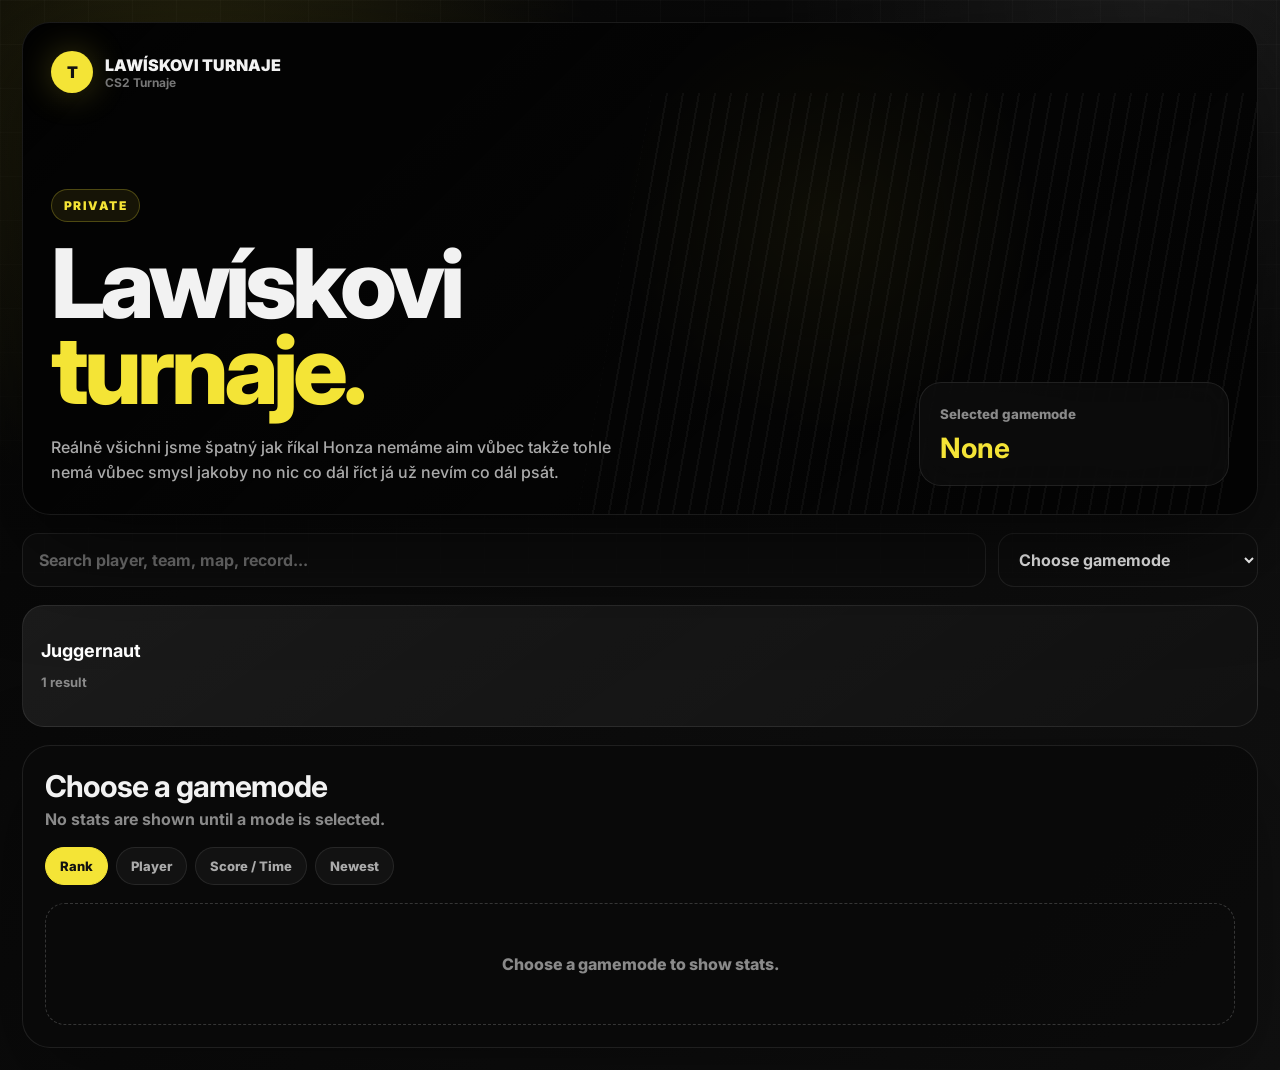
<file: index.html>
<!DOCTYPE html>
<html lang="en">
<head>
<meta charset="UTF-8" />
<meta name="viewport" content="width=device-width, initial-scale=1.0" />
<title>CS2 Tournament Stats</title>

<link rel="preconnect" href="https://fonts.googleapis.com">
<link rel="preconnect" href="https://fonts.gstatic.com" crossorigin>
<link href="https://fonts.googleapis.com/css2?family=Inter:wght@400;500;600;700;800;900&display=swap" rel="stylesheet">

<style>
*{
  box-sizing:border-box;
  margin:0;
  padding:0;
}

:root{
  --bg:#050505;
  --panel:#0d0d0d;
  --panel2:#141414;
  --line:rgba(255,255,255,.09);
  --text:#f2f2f2;
  --muted:#8a8a8a;
  --yellow:#f4e436;
  --yellow2:#b7a900;
}

body{
  min-height:100vh;
  font-family:"Inter",Arial,sans-serif;
  color:var(--text);
  background:
    radial-gradient(circle at 15% 10%,rgba(244,228,54,.14),transparent 28%),
    radial-gradient(circle at 90% 0%,rgba(255,255,255,.07),transparent 24%),
    linear-gradient(135deg,#050505,#111);
  padding:22px;
}

body:before{
  content:"";
  position:fixed;
  inset:0;
  pointer-events:none;
  background:
    linear-gradient(rgba(255,255,255,.025) 1px,transparent 1px),
    linear-gradient(90deg,rgba(255,255,255,.025) 1px,transparent 1px);
  background-size:44px 44px;
  mask-image:linear-gradient(to bottom,#000,transparent 85%);
}

.app{
  max-width:1240px;
  margin:auto;
}

.header{
  min-height:430px;
  border:1px solid var(--line);
  border-radius:28px;
  background:
    linear-gradient(135deg,rgba(0,0,0,.88),rgba(0,0,0,.45)),
    radial-gradient(circle at 65% 40%,rgba(244,228,54,.13),transparent 25%),
    linear-gradient(135deg,#111,#050505);
  overflow:hidden;
  position:relative;
  padding:28px;
  box-shadow:0 35px 100px rgba(0,0,0,.55);
}

.header:before{
  content:"";
  position:absolute;
  inset:70px 0 0 48%;
  background:repeating-linear-gradient(
    90deg,
    transparent 0 14px,
    rgba(255,255,255,.055) 14px 16px
  );
  transform:skewX(-10deg);
  opacity:.7;
}

.nav{
  position:relative;
  z-index:2;
  display:flex;
  justify-content:space-between;
  align-items:center;
  gap:20px;
}

.brand{
  display:flex;
  align-items:center;
  gap:12px;
  font-weight:900;
}

.mark{
  width:42px;
  height:42px;
  border-radius:50%;
  background:var(--yellow);
  color:#111;
  display:grid;
  place-items:center;
  font-weight:900;
  box-shadow:0 0 35px rgba(244,228,54,.25);
}

.nav-links{
  display:flex;
  gap:8px;
  background:rgba(255,255,255,.04);
  border:1px solid var(--line);
  border-radius:999px;
  padding:6px;
  backdrop-filter:blur(16px);
}

.nav-links span{
  color:#bdbdbd;
  font-size:13px;
  font-weight:700;
  padding:9px 13px;
  border-radius:999px;
}

.nav-links span.active{
  color:#111;
  background:var(--yellow);
}

.hero{
  position:relative;
  z-index:2;
  max-width:780px;
  margin-top:96px;
}

.badge{
  display:inline-flex;
  align-items:center;
  gap:8px;
  color:var(--yellow);
  border:1px solid rgba(244,228,54,.25);
  background:rgba(244,228,54,.08);
  border-radius:999px;
  padding:8px 12px;
  font-size:12px;
  font-weight:900;
  text-transform:uppercase;
  letter-spacing:.12em;
}

h1{
  margin-top:18px;
  font-size:clamp(48px,8vw,96px);
  line-height:.9;
  letter-spacing:-5px;
  font-weight:800;
}

h1 span{
  color:var(--yellow);
}

.hero p{
  margin-top:22px;
  max-width:560px;
  color:#aaa;
  line-height:1.6;
  font-size:16px;
  font-weight:500;
}

.float-card{
  position:absolute;
  right:28px;
  bottom:28px;
  width:310px;
  padding:20px;
  border:1px solid var(--line);
  border-radius:22px;
  background:rgba(15,15,15,.72);
  backdrop-filter:blur(18px);
  z-index:3;
}

.float-card small{
  color:var(--muted);
  font-weight:800;
}

.float-card strong{
  display:block;
  margin-top:8px;
  font-size:28px;
  color:var(--yellow);
}

.controls{
  margin:18px 0;
  display:grid;
  grid-template-columns:1fr 260px;
  gap:12px;
}

input,select{
  width:100%;
  background:rgba(15,15,15,.86);
  border:1px solid var(--line);
  color:#fff;
  border-radius:16px;
  padding:15px 16px;
  font:inherit;
  font-weight:700;
  outline:none;
}

input:focus,select:focus{
  border-color:rgba(244,228,54,.55);
}

.mode-picker{
  display:grid;
  grid-template-columns:repeat(auto-fit,minmax(190px,1fr));
  gap:12px;
  margin-bottom:18px;
}

.mode-btn{
  min-height:122px;
  cursor:pointer;
  text-align:left;
  color:#fff;
  border:1px solid var(--line);
  border-radius:22px;
  padding:18px;
  background:
    linear-gradient(145deg,rgba(255,255,255,.06),rgba(255,255,255,.015)),
    #0d0d0d;
  font:inherit;
  transition:.18s ease;
}

.mode-btn:hover{
  transform:translateY(-3px);
  border-color:rgba(244,228,54,.4);
}

.mode-btn.active{
  border-color:var(--yellow);
  background:
    radial-gradient(circle at top right,rgba(244,228,54,.22),transparent 45%),
    #111;
}

.mode-btn b{
  display:block;
  font-size:18px;
  margin-bottom:10px;
}

.mode-btn span{
  color:var(--muted);
  font-size:13px;
  font-weight:700;
}

.board{
  border:1px solid var(--line);
  border-radius:28px;
  background:rgba(10,10,10,.88);
  padding:22px;
  box-shadow:0 30px 90px rgba(0,0,0,.35);
}

.board-head{
  display:flex;
  justify-content:space-between;
  align-items:end;
  gap:16px;
  margin-bottom:18px;
}

.board-head h2{
  font-size:30px;
  letter-spacing:-1px;
}

.board-head p{
  color:var(--muted);
  font-weight:700;
  margin-top:5px;
}

.sorts{
  display:flex;
  gap:8px;
  flex-wrap:wrap;
  margin-bottom:18px;
}

.sorts button{
  border:1px solid var(--line);
  background:#121212;
  color:#aaa;
  border-radius:999px;
  padding:10px 14px;
  font:inherit;
  font-size:13px;
  font-weight:800;
  cursor:pointer;
}

.sorts button.active{
  background:var(--yellow);
  color:#111;
  border-color:var(--yellow);
}

.grid{
  display:grid;
  grid-template-columns:repeat(auto-fill,minmax(255px,1fr));
  gap:12px;
}

.player-card{
  display:none;
  background:
    linear-gradient(145deg,rgba(255,255,255,.055),rgba(255,255,255,.02)),
    #101010;
  border:1px solid var(--line);
  border-radius:22px;
  padding:18px;
}

.player-card.show{
  display:block;
}

.card-top{
  display:flex;
  justify-content:space-between;
  gap:12px;
  margin-bottom:18px;
}

.player{
  font-size:22px;
  font-weight:900;
  letter-spacing:-.5px;
}

.team{
  color:var(--muted);
  font-size:13px;
  font-weight:700;
  margin-top:4px;
}

.rank{
  color:var(--yellow);
  font-size:26px;
  font-weight:900;
}

.main-stat{
  background:#080808;
  border:1px solid var(--line);
  border-radius:17px;
  padding:15px;
  margin-bottom:12px;
}

.main-stat small,.meta small{
  display:block;
  color:var(--muted);
  font-size:12px;
  font-weight:800;
  margin-bottom:6px;
}

.main-stat strong{
  color:var(--yellow);
  font-size:28px;
  font-weight:900;
}

.meta{
  display:grid;
  grid-template-columns:1fr 1fr;
  gap:8px;
}

.meta div{
  background:#0a0a0a;
  border:1px solid rgba(255,255,255,.06);
  border-radius:14px;
  padding:11px;
}

.meta b{
  font-size:13px;
}

.valid{color:#8aff7a}
.pending{color:var(--yellow)}
.lost,.invalid{color:#ff5d5d}

.empty{
  display:none;
  text-align:center;
  color:var(--muted);
  font-weight:800;
  border:1px dashed rgba(255,255,255,.18);
  border-radius:20px;
  padding:50px 16px;
}

.empty.show{
  display:block;
}

@media(max-width:850px){
  body{padding:12px}
  .header{min-height:auto;padding:22px}
  .nav{align-items:flex-start;flex-direction:column}
  .nav-links{width:100%;overflow:auto}
  .hero{margin-top:54px}
  h1{letter-spacing:-3px}
  .float-card{
    position:relative;
    right:auto;
    bottom:auto;
    width:100%;
    margin-top:32px;
  }
  .controls{grid-template-columns:1fr}
  .board-head{align-items:flex-start;flex-direction:column}
}
</style>
</head>

<body>

<div class="app">

  <header class="header">
    <nav class="nav">
      <div class="brand">
        <div class="mark">T</div>
        <div>
          LAWÍSKOVI TURNAJE
          <div style="color:#777;font-size:12px;font-weight:700;">CS2 Turnaje</div>
        </div>
      </div>
    </nav>

    <section class="hero">
      <div class="badge">PRIVATE</div>
      <h1>Lawískovi <br><span>turnaje.</span></h1>
      <p>
        Reálně všichni jsme špatný jak říkal Honza nemáme aim vůbec takže tohle nemá vůbec smysl jakoby no nic co dál říct já už nevím co dál psát.
      </p>
    </section>

    <div class="float-card">
      <small>Selected gamemode</small>
      <strong id="selectedModeText">None</strong>
    </div>
  </header>

  <section class="controls">
    <input id="searchInput" placeholder="Search player, team, map, record...">
    <select id="modeSelect">
      <option value="">Choose gamemode</option>
    </select>
  </section>

  <section class="mode-picker" id="modePicker"></section>

  <main class="board">
    <div class="board-head">
      <div>
        <h2 id="boardTitle">Choose a gamemode</h2>
        <p id="boardInfo">No stats are shown until a mode is selected.</p>
      </div>
    </div>

    <div class="sorts">
      <button class="active" data-sort="rank">Rank</button>
      <button data-sort="player">Player</button>
      <button data-sort="score">Score / Time</button>
      <button data-sort="date">Newest</button>
    </div>

    <section class="grid" id="grid">

      <!-- EDIT YOUR STATS HERE -->

      <article class="player-card"
        data-mode="Juggernaut"
        data-rank="1"
        data-player="Law"
        data-team="CZ/SK"
        data-map="de_mirage"
        data-score="18:10.00"
        data-record="Server Record"
        data-result="Valid"
        data-date="2026-06-30">

        <div class="card-top">
          <div>
            <div class="player">Law</div>
            <div class="team">CZ/SK</div>
          </div>
          <div class="rank">#1</div>
        </div>

        <div class="main-stat">
          <small>Time</small>
          <strong>18:10.00</strong>
        </div>

        <div class="meta">
          <div><small>Map</small><b>de_mirage</b></div>
          <div><small>Record</small><b>Server Record</b></div>
          <div><small>Result</small> <a href="https://youtu.be/Z-_6CdLoTcA" style="text-decoration-color:#22c55e;"><b class="valid">Valid</b></a></div>
          <div><small>Date</small><b>2026-06-30</b></div>
        </div>
      </article>

    </section>

    <div class="empty show" id="emptyState">
      Choose a gamemode to show stats.
    </div>
  </main>

</div>

<script>
const cards = Array.from(document.querySelectorAll(".player-card"));
const modeSelect = document.getElementById("modeSelect");
const modePicker = document.getElementById("modePicker");
const searchInput = document.getElementById("searchInput");
const boardTitle = document.getElementById("boardTitle");
const boardInfo = document.getElementById("boardInfo");
const selectedModeText = document.getElementById("selectedModeText");
const emptyState = document.getElementById("emptyState");
const grid = document.getElementById("grid");
const sortButtons = document.querySelectorAll(".sorts button");

let selectedMode = "";
let currentSort = "rank";

function getModes(){
  return [...new Set(cards.map(card => card.dataset.mode))];
}

function scoreValue(value){
  const time = value.match(/^(\d+):(\d+)(\.\d+)?$/);

  if(time){
    return Number(time[1]) * 60 + Number(time[2]) + Number(time[3] || 0);
  }

  const number = value.match(/-?\d+(\.\d+)?/);
  if(number) return Number(number[0]);

  return value.toLowerCase();
}

function sortCards(list){
  return list.sort((a,b)=>{
    if(currentSort === "rank"){
      return Number(a.dataset.rank) - Number(b.dataset.rank);
    }

    if(currentSort === "player"){
      return a.dataset.player.localeCompare(b.dataset.player);
    }

    if(currentSort === "score"){
      const av = scoreValue(a.dataset.score);
      const bv = scoreValue(b.dataset.score);

      if(av < bv) return -1;
      if(av > bv) return 1;
      return 0;
    }

    if(currentSort === "date"){
      return new Date(b.dataset.date) - new Date(a.dataset.date);
    }
  });
}

function buildModes(){
  getModes().forEach(mode=>{
    const count = cards.filter(card => card.dataset.mode === mode).length;

    const option = document.createElement("option");
    option.value = mode;
    option.textContent = mode;
    modeSelect.appendChild(option);

    const button = document.createElement("button");
    button.className = "mode-btn";
    button.dataset.mode = mode;
    button.innerHTML = `
      <b>${mode}</b>
      <span>${count} result${count === 1 ? "" : "s"}</span>
    `;

    button.addEventListener("click",()=>{
      selectedMode = mode;
      modeSelect.value = mode;
      render();
    });

    modePicker.appendChild(button);
  });
}

function render(){
  const search = searchInput.value.toLowerCase();

  cards.forEach(card => card.classList.remove("show"));

  document.querySelectorAll(".mode-btn").forEach(button=>{
    button.classList.toggle("active", button.dataset.mode === selectedMode);
  });

  if(!selectedMode){
    boardTitle.textContent = "Choose a gamemode";
    boardInfo.textContent = "No stats are shown until a mode is selected.";
    selectedModeText.textContent = "None";
    emptyState.textContent = "Choose a gamemode to show stats.";
    emptyState.classList.add("show");
    return;
  }

  let visibleCards = cards.filter(card=>{
    const cardText = Object.values(card.dataset).join(" ").toLowerCase();

    return card.dataset.mode === selectedMode &&
      cardText.includes(search);
  });

  visibleCards = sortCards(visibleCards);

  visibleCards.forEach(card=>{
    grid.appendChild(card);
    card.classList.add("show");
  });

  boardTitle.textContent = selectedMode;
  boardInfo.textContent = `${visibleCards.length} result${visibleCards.length === 1 ? "" : "s"} shown`;
  selectedModeText.textContent = selectedMode;

  if(visibleCards.length === 0){
    emptyState.textContent = "No stats found.";
    emptyState.classList.add("show");
  }else{
    emptyState.classList.remove("show");
  }
}

modeSelect.addEventListener("change",()=>{
  selectedMode = modeSelect.value;
  render();
});

searchInput.addEventListener("input",render);

sortButtons.forEach(button=>{
  button.addEventListener("click",()=>{
    sortButtons.forEach(btn => btn.classList.remove("active"));
    button.classList.add("active");
    currentSort = button.dataset.sort;
    render();
  });
});

buildModes();
render();
</script>

</body>
</html>
</file>
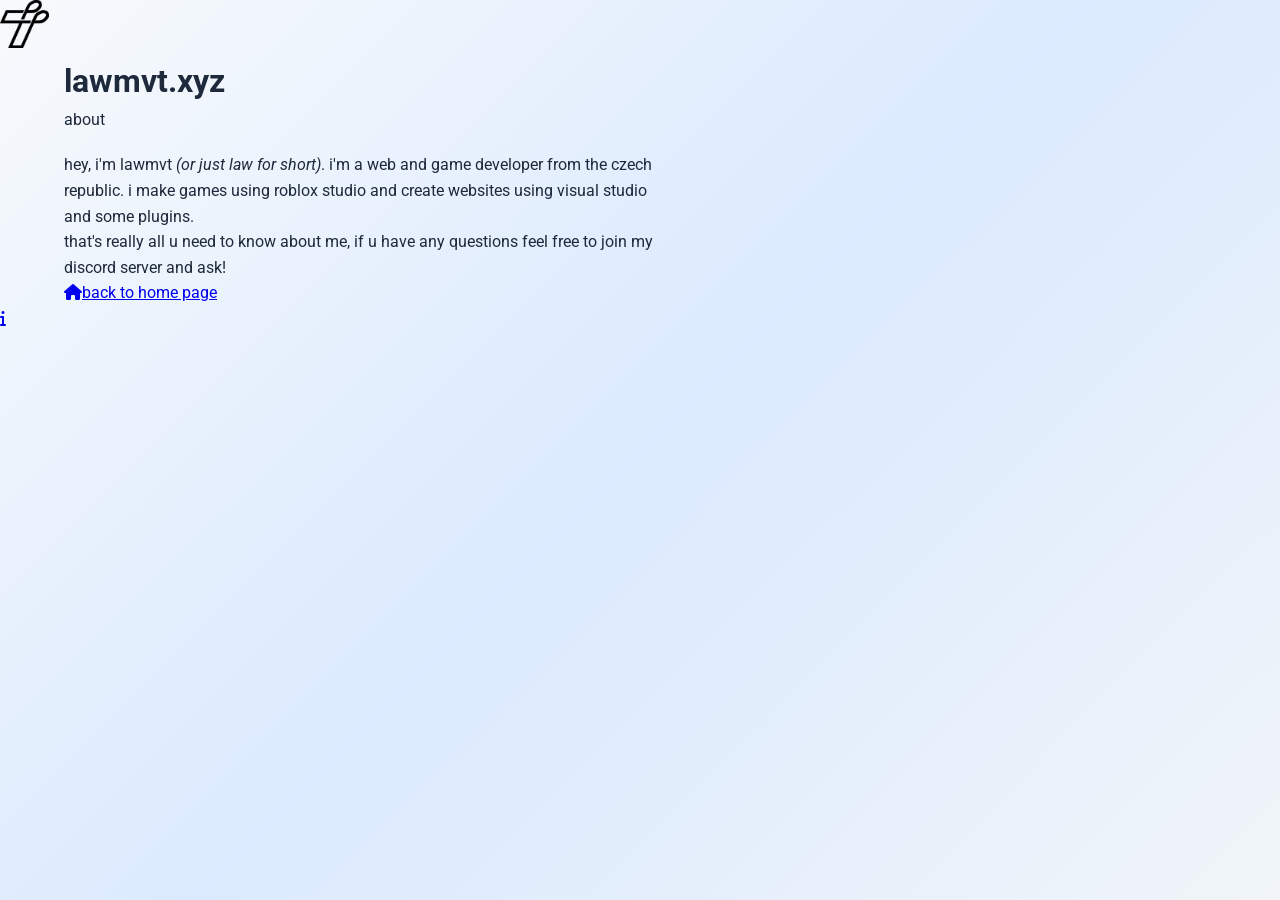
<file: about.html>
<!DOCTYPE html>
<html lang="en">

<head>
  <meta charset="UTF-8" />
  <meta name="viewport" content="width=device-width, initial-scale=1.0" />
  <title>lawmvt</title>

  <link rel="preconnect" href="https://fonts.googleapis.com">
  <link rel="preconnect" href="https://fonts.gstatic.com" crossorigin>
  <link href="https://fonts.googleapis.com/css2?family=Roboto:ital,wght@0,300..900;1,300..900&display=swap"
    rel="stylesheet">

  <link rel="stylesheet" href="https://cdnjs.cloudflare.com/ajax/libs/font-awesome/6.5.1/css/all.min.css" />

  <link rel="stylesheet" href="styles.css" />
</head>

<body>

  <a href="https://lawmvt.xyz"><img src="logo.png" alt="logo" class="logo" /></a>

  <div class="container">
    <div class="content">
      <h1 class="title">lawmvt.xyz</h1>
      <div class="subtitle">about</div>

      <main style="text-align: left; max-width: 600px; margin-top: 20px; line-height: 1.6; font-size: 1rem;">
        <p>
          hey, i'm lawmvt <i>(or just law for short)</i>. i'm a web and game developer from the czech republic. i make
          games using roblox studio and create websites using visual studio and some plugins.
        </p>
        <p>
          that's really all u need to know about me, if u have any questions feel free to join my discord server and
          ask!
        </p>
      </main>

      <div class="links">
        <a href="https://lawmvt.xyz"><i class="fa-solid fa-home"></i><span>back to home page</span></a>
      </div>
    </div>
  </div>

  <a href="info" class="info-button">
    <i class="fas fa-info"></i>
  </a>

</body>

</html>
</file>
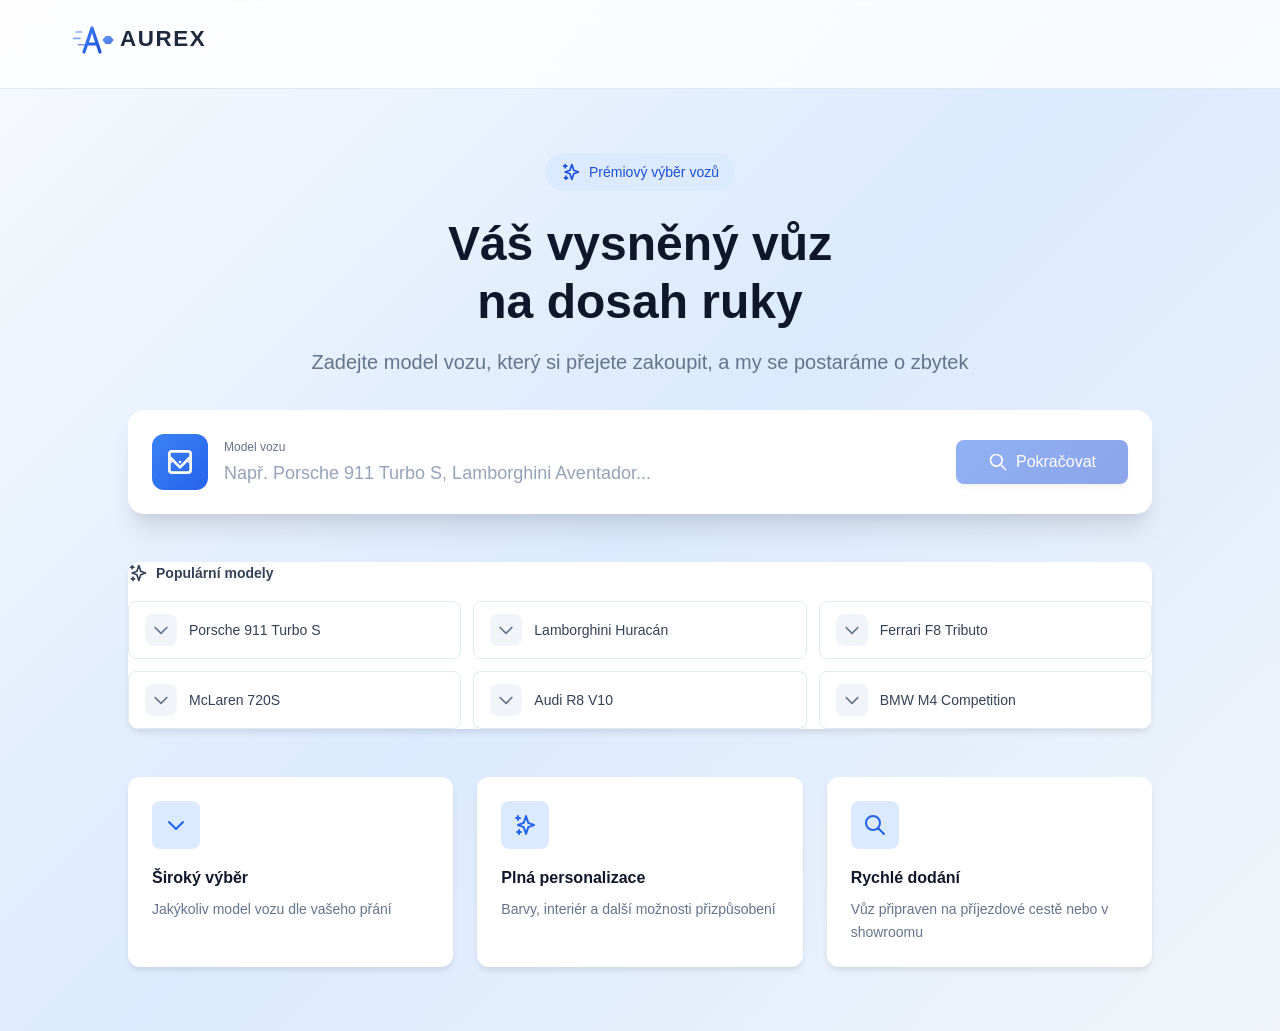
<file: aurex.html>
<!DOCTYPE html>
<html lang="cs">
<head>
    <meta charset="UTF-8">
    <meta name="viewport" content="width=device-width, initial-scale=1.0">
    <title>AUREX - Prémiový prodejce vozů</title>
    <link rel="stylesheet" href="styles.css">
</head>
<body>
    <div class="page-container">
        <!-- Header -->
        <header class="header">
            <div class="container">
                <svg viewBox="0 0 200 60" class="logo" xmlns="http://www.w3.org/2000/svg">
                    <defs>
                        <linearGradient id="aurexGradient" x1="0%" y1="0%" x2="100%" y2="100%">
                            <stop offset="0%" style="stop-color:#3b82f6;stop-opacity:1" />
                            <stop offset="100%" style="stop-color:#1d4ed8;stop-opacity:1" />
                        </linearGradient>
                    </defs>
                    <path d="M 25 45 L 35 15 L 45 45 M 30 35 L 40 35" stroke="url(#aurexGradient)" stroke-width="4" fill="none" stroke-linecap="round" stroke-linejoin="round"/>
                    <path d="M 15 20 L 22 20 M 12 28 L 20 28 M 18 36 L 25 36" stroke="url(#aurexGradient)" stroke-width="2" stroke-linecap="round" opacity="0.6"/>
                    <path d="M 48 30 L 52 25 L 58 25 L 62 30 L 58 35 L 52 35 Z" fill="url(#aurexGradient)" opacity="0.8"/>
                    <text x="70" y="38" font-family="Arial, sans-serif" font-size="28" font-weight="700" fill="#1e293b" letter-spacing="2">AUREX</text>
                    <line x1="70" y1="42" x2="180" y2="42" stroke="url(#aurexGradient)" stroke-width="2" stroke-linecap="round"/>
                </svg>
            </div>
        </header>

        <!-- Hero Section -->
        <main class="main-content">
            <div class="container">
                <div class="hero-section">
                    <!-- Title -->
                    <div class="text-center">
                        <div class="badge">
                            <svg class="icon-sm" fill="none" stroke="currentColor" viewBox="0 0 24 24">
                                <path stroke-linecap="round" stroke-linejoin="round" stroke-width="2" d="M5 3v4M3 5h4M6 17v4m-2-2h4m5-16l2.286 6.857L21 12l-5.714 2.143L13 21l-2.286-6.857L5 12l5.714-2.143L13 3z"/>
                            </svg>
                            <span>Prémiový výběr vozů</span>
                        </div>
                        
                        <h1 class="hero-title">
                            Váš vysněný vůz<br>na dosah ruky
                        </h1>
                        
                        <p class="hero-subtitle">
                            Zadejte model vozu, který si přejete zakoupit, a my se postaráme o zbytek
                        </p>
                    </div>

                    <!-- Car Search Box -->
                    <form id="carSearchForm" class="search-form">
                        <div class="search-box" id="searchBox">
                            <div class="search-icon-wrapper">
                                <div class="search-icon-bg">
                                    <svg class="icon-lg" fill="none" stroke="currentColor" viewBox="0 0 24 24">
                                        <path stroke-linecap="round" stroke-linejoin="round" stroke-width="2" d="M19 9l-7 7-7-7"/>
                                        <path stroke-linecap="round" stroke-linejoin="round" stroke-width="2" d="M5 12h.01M12 12h.01M19 12h.01M6 20h12a2 2 0 002-2V6a2 2 0 00-2-2H6a2 2 0 00-2 2v12a2 2 0 002 2z"/>
                                    </svg>
                                </div>
                            </div>
                            
                            <div class="search-input-wrapper">
                                <label for="carInput" class="input-label">Model vozu</label>
                                <input
                                    id="carInput"
                                    type="text"
                                    placeholder="Např. Porsche 911 Turbo S, Lamborghini Aventador..."
                                    class="car-input"
                                />
                            </div>
                            
                            <button type="submit" class="btn btn-primary" id="submitBtn" disabled>
                                <svg class="icon-sm" fill="none" stroke="currentColor" viewBox="0 0 24 24">
                                    <path stroke-linecap="round" stroke-linejoin="round" stroke-width="2" d="M21 21l-6-6m2-5a7 7 0 11-14 0 7 7 0 0114 0z"/>
                                </svg>
                                Pokračovat
                            </button>
                        </div>
                    </form>

                    <!-- Popular Suggestions -->
                    <div class="card">
                        <h2 class="card-subtitle">
                            <svg class="icon-sm" fill="none" stroke="currentColor" viewBox="0 0 24 24">
                                <path stroke-linecap="round" stroke-linejoin="round" stroke-width="2" d="M5 3v4M3 5h4M6 17v4m-2-2h4m5-16l2.286 6.857L21 12l-5.714 2.143L13 21l-2.286-6.857L5 12l5.714-2.143L13 3z"/>
                            </svg>
                            Populární modely
                        </h2>
                        
                        <div class="suggestions-grid" id="suggestionsGrid"></div>
                    </div>

                    <!-- Info Cards -->
                    <div class="info-grid">
                        <div class="info-card">
                            <div class="info-icon">
                                <svg class="icon-md" fill="none" stroke="currentColor" viewBox="0 0 24 24">
                                    <path stroke-linecap="round" stroke-linejoin="round" stroke-width="2" d="M19 9l-7 7-7-7"/>
                                </svg>
                            </div>
                            <h3 class="info-title">Široký výběr</h3>
                            <p class="info-text">Jakýkoliv model vozu dle vašeho přání</p>
                        </div>
                        
                        <div class="info-card">
                            <div class="info-icon">
                                <svg class="icon-md" fill="none" stroke="currentColor" viewBox="0 0 24 24">
                                    <path stroke-linecap="round" stroke-linejoin="round" stroke-width="2" d="M5 3v4M3 5h4M6 17v4m-2-2h4m5-16l2.286 6.857L21 12l-5.714 2.143L13 21l-2.286-6.857L5 12l5.714-2.143L13 3z"/>
                                </svg>
                            </div>
                            <h3 class="info-title">Plná personalizace</h3>
                            <p class="info-text">Barvy, interiér a další možnosti přizpůsobení</p>
                        </div>
                        
                        <div class="info-card">
                            <div class="info-icon">
                                <svg class="icon-md" fill="none" stroke="currentColor" viewBox="0 0 24 24">
                                    <path stroke-linecap="round" stroke-linejoin="round" stroke-width="2" d="M21 21l-6-6m2-5a7 7 0 11-14 0 7 7 0 0114 0z"/>
                                </svg>
                            </div>
                            <h3 class="info-title">Rychlé dodání</h3>
                            <p class="info-text">Vůz připraven na příjezdové cestě nebo v showroomu</p>
                        </div>
                    </div>
                </div>
            </div>
        </main>
    </div>

    <script src="home.js"></script>
</body>
</html>
</file>
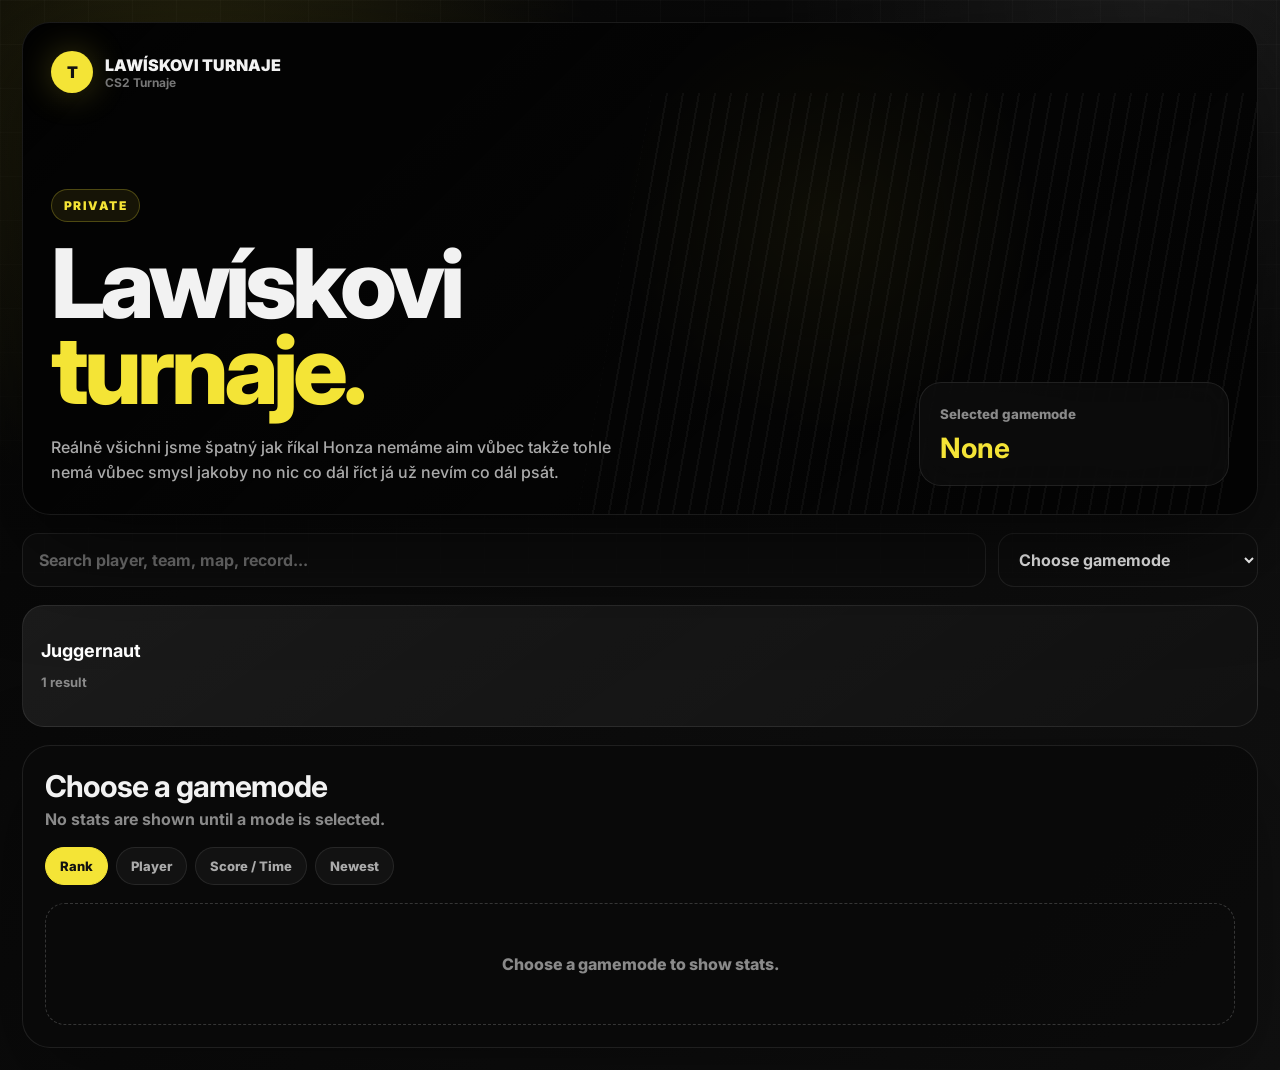
<file: checkout.html>
<!DOCTYPE html>
<html lang="cs">
<head>
    <meta charset="UTF-8">
    <meta name="viewport" content="width=device-width, initial-scale=1.0">
    <title>Dokončení objednávky - AUREX</title>
    <link rel="stylesheet" href="styles.css">
</head>
<body>
    <div class="page-container">
        <!-- Header -->
        <header class="header">
            <div class="container header-content">
                <button onclick="goBack()" class="btn btn-ghost">
                    <svg class="icon-sm" fill="none" stroke="currentColor" viewBox="0 0 24 24">
                        <path stroke-linecap="round" stroke-linejoin="round" stroke-width="2" d="M10 19l-7-7m0 0l7-7m-7 7h18"/>
                    </svg>
                    Zpět
                </button>
                <svg viewBox="0 0 200 60" class="logo" xmlns="http://www.w3.org/2000/svg">
                    <defs>
                        <linearGradient id="aurexGradient" x1="0%" y1="0%" x2="100%" y2="100%">
                            <stop offset="0%" style="stop-color:#3b82f6;stop-opacity:1" />
                            <stop offset="100%" style="stop-color:#1d4ed8;stop-opacity:1" />
                        </linearGradient>
                    </defs>
                    <path d="M 25 45 L 35 15 L 45 45 M 30 35 L 40 35" stroke="url(#aurexGradient)" stroke-width="4" fill="none" stroke-linecap="round" stroke-linejoin="round"/>
                    <path d="M 15 20 L 22 20 M 12 28 L 20 28 M 18 36 L 25 36" stroke="url(#aurexGradient)" stroke-width="2" stroke-linecap="round" opacity="0.6"/>
                    <path d="M 48 30 L 52 25 L 58 25 L 62 30 L 58 35 L 52 35 Z" fill="url(#aurexGradient)" opacity="0.8"/>
                    <text x="70" y="38" font-family="Arial, sans-serif" font-size="28" font-weight="700" fill="#1e293b" letter-spacing="2">AUREX</text>
                    <line x1="70" y1="42" x2="180" y2="42" stroke="url(#aurexGradient)" stroke-width="2" stroke-linecap="round"/>
                </svg>
            </div>
        </header>

        <main class="main-content">
            <div class="container-wide">
                <!-- Title -->
                <div class="page-header">
                    <h1 class="page-title">Dokončení objednávky</h1>
                    <p class="page-subtitle">
                        <svg class="icon-sm" fill="none" stroke="currentColor" viewBox="0 0 24 24">
                            <path stroke-linecap="round" stroke-linejoin="round" stroke-width="2" d="M19 9l-7 7-7-7"/>
                        </svg>
                        <span id="carModelDisplay"></span>
                    </p>
                </div>

                <form id="checkoutForm" class="checkout-grid">
                    <!-- Left Column -->
                    <div class="checkout-left">
                        <!-- User Information -->
                        <div class="card">
                            <div class="card-header">
                                <svg class="icon-sm" fill="none" stroke="currentColor" viewBox="0 0 24 24">
                                    <path stroke-linecap="round" stroke-linejoin="round" stroke-width="2" d="M16 7a4 4 0 11-8 0 4 4 0 018 0zM12 14a7 7 0 00-7 7h14a7 7 0 00-7-7z"/>
                                </svg>
                                Uživatelské informace
                            </div>
                            <div class="card-content">
                                <div class="form-group">
                                    <label for="robloxUsername">
                                        <svg class="icon-xs" fill="none" stroke="currentColor" viewBox="0 0 24 24">
                                            <path stroke-linecap="round" stroke-linejoin="round" stroke-width="2" d="M16 7a4 4 0 11-8 0 4 4 0 018 0zM12 14a7 7 0 00-7 7h14a7 7 0 00-7-7z"/>
                                        </svg>
                                        Roblox uživatelské jméno
                                        <span class="label-note">(ne zobrazované jméno)</span>
                                    </label>
                                    <input type="text" id="robloxUsername" placeholder="@uživatelskéjméno" required>
                                </div>

                                <div class="form-group">
                                    <label for="discordUsername">
                                        <svg class="icon-xs" fill="none" stroke="currentColor" viewBox="0 0 24 24">
                                            <path stroke-linecap="round" stroke-linejoin="round" stroke-width="2" d="M8 12h.01M12 12h.01M16 12h.01M21 12c0 4.418-4.03 8-9 8a9.863 9.863 0 01-4.255-.949L3 20l1.395-3.72C3.512 15.042 3 13.574 3 12c0-4.418 4.03-8 9-8s9 3.582 9 8z"/>
                                        </svg>
                                        Discord uživatelské jméno
                                        <span class="label-note">(ne zobrazované jméno)</span>
                                    </label>
                                    <div class="input-group">
                                        <input type="text" id="discordUsername" placeholder="@uživatelskéjméno" required>
                                        <button type="button" id="verifyBtn" class="btn btn-outline" onclick="openVerificationModal()">Ověřit</button>
                                        <button type="button" id="verifiedBtn" class="btn btn-success" style="display: none;" disabled>
                                            <svg class="icon-sm" fill="none" stroke="currentColor" viewBox="0 0 24 24">
                                                <path stroke-linecap="round" stroke-linejoin="round" stroke-width="2" d="M5 13l4 4L19 7"/>
                                            </svg>
                                        </button>
                                    </div>
                                    <p id="verifiedMessage" class="success-message" style="display: none;">
                                        <svg class="icon-xs" fill="none" stroke="currentColor" viewBox="0 0 24 24">
                                            <path stroke-linecap="round" stroke-linejoin="round" stroke-width="2" d="M5 13l4 4L19 7"/>
                                        </svg>
                                        Discord účet ověřen
                                    </p>
                                </div>
                            </div>
                        </div>

                        <!-- Customization -->
                        <div class="card">
                            <div class="card-header">
                                <svg class="icon-sm" fill="none" stroke="currentColor" viewBox="0 0 24 24">
                                    <path stroke-linecap="round" stroke-linejoin="round" stroke-width="2" d="M7 21a4 4 0 01-4-4V5a2 2 0 012-2h4a2 2 0 012 2v12a4 4 0 01-4 4zm0 0h12a2 2 0 002-2v-4a2 2 0 00-2-2h-2.343M11 7.343l1.657-1.657a2 2 0 012.828 0l2.829 2.829a2 2 0 010 2.828l-8.486 8.485M7 17h.01"/>
                                </svg>
                                Personalizace vozu
                            </div>
                            <div class="card-content color-sections">
                                <div id="carColorSection"></div>
                                <div id="interiorColorSection"></div>
                                <div id="wheelColorSection"></div>
                                <div id="brakeColorSection"></div>
                            </div>
                        </div>

                        <!-- Additional Options -->
                        <div class="card">
                            <div class="card-header">
                                <svg class="icon-sm" fill="none" stroke="currentColor" viewBox="0 0 24 24">
                                    <path stroke-linecap="round" stroke-linejoin="round" stroke-width="2" d="M20 7l-8-4-8 4m16 0l-8 4m8-4v10l-8 4m0-10L4 7m8 4v10M4 7v10l8 4"/>
                                </svg>
                                Doplňkové možnosti
                            </div>
                            <div class="card-content">
                                <div class="option-toggle">
                                    <div class="option-info">
                                        <svg class="icon-sm" fill="none" stroke="currentColor" viewBox="0 0 24 24">
                                            <path stroke-linecap="round" stroke-linejoin="round" stroke-width="2" d="M5 3v4M3 5h4M6 17v4m-2-2h4m5-16l2.286 6.857L21 12l-5.714 2.143L13 21l-2.286-6.857L5 12l5.714-2.143L13 3z"/>
                                        </svg>
                                        <div>
                                            <p class="option-title">Dodatečný carbon na voze</p>
                                            <p class="option-desc">Karbon detaily pro sportovní vzhled</p>
                                        </div>
                                    </div>
                                    <label class="switch">
                                        <input type="checkbox" id="carbonToggle">
                                        <span class="slider"></span>
                                    </label>
                                </div>
                            </div>
                        </div>

                        <!-- Delivery Options -->
                        <div class="card">
                            <div class="card-header">
                                <svg class="icon-sm" fill="none" stroke="currentColor" viewBox="0 0 24 24">
                                    <path stroke-linecap="round" stroke-linejoin="round" stroke-width="2" d="M17.657 16.657L13.414 20.9a1.998 1.998 0 01-2.827 0l-4.244-4.243a8 8 0 1111.314 0z"/>
                                    <path stroke-linecap="round" stroke-linejoin="round" stroke-width="2" d="M15 11a3 3 0 11-6 0 3 3 0 016 0z"/>
                                </svg>
                                Možnosti dodání
                            </div>
                            <div class="card-content delivery-options">
                                <label class="delivery-option" data-value="driveway">
                                    <input type="radio" name="delivery" value="driveway" checked>
                                    <div class="delivery-content">
                                        <div class="delivery-title">Vůz již na příjezdové cestě</div>
                                        <div class="delivery-desc">Standardní dodání</div>
                                        <div class="delivery-price price-free">+0 Kč</div>
                                    </div>
                                </label>

                                <label class="delivery-option" data-value="showroom">
                                    <input type="radio" name="delivery" value="showroom">
                                    <div class="delivery-content">
                                        <div class="delivery-title">Vůz v showroomu s mašlí a řádnou péčí</div>
                                        <div class="delivery-desc">Prémiová prezentace vašeho vozu</div>
                                        <div class="delivery-price price-premium">+5 000 Kč</div>
                                    </div>
                                </label>
                            </div>
                        </div>
                    </div>

                    <!-- Right Column - Summary -->
                    <div class="checkout-right">
                        <div class="card sticky-summary">
                            <div class="card-header">
                                <svg class="icon-sm" fill="none" stroke="currentColor" viewBox="0 0 24 24">
                                    <path stroke-linecap="round" stroke-linejoin="round" stroke-width="2" d="M3 3h2l.4 2M7 13h10l4-8H5.4M7 13L5.4 5M7 13l-2.293 2.293c-.63.63-.184 1.707.707 1.707H17m0 0a2 2 0 100 4 2 2 0 000-4zm-8 2a2 2 0 11-4 0 2 2 0 014 0z"/>
                                </svg>
                                Souhrn objednávky
                            </div>
                            <div class="card-content summary-content">
                                <div id="summaryDetails" class="summary-details"></div>
                                
                                <div class="summary-pricing">
                                    <div class="pricing-row">
                                        <span>Základní cena vozu:</span>
                                        <span>Bude doplněno při kontrole</span>
                                    </div>
                                    <div id="deliveryFeeRow" class="pricing-row" style="display: none;">
                                        <span>Showroom dodání:</span>
                                        <span id="deliveryFeeAmount"></span>
                                    </div>
                                    <div class="pricing-row">
                                        <span>DPH (10%):</span>
                                        <span id="taxAmount">Bude vypočteno</span>
                                    </div>
                                </div>

                                <div class="summary-total">
                                    <span>Celkem:</span>
                                    <span id="totalAmount" class="total-price">Bude doplněno</span>
                                </div>

                                <div class="alert alert-warning">
                                    <svg class="icon-sm" fill="none" stroke="currentColor" viewBox="0 0 24 24">
                                        <path stroke-linecap="round" stroke-linejoin="round" stroke-width="2" d="M12 9v2m0 4h.01m-6.938 4h13.856c1.54 0 2.502-1.667 1.732-3L13.732 4c-.77-1.333-2.694-1.333-3.464 0L3.34 16c-.77 1.333.192 3 1.732 3z"/>
                                    </svg>
                                    <span>Cena vozu bude doplněna po kontrole objednávky našimi specialisty</span>
                                </div>

                                <button type="submit" class="btn btn-primary btn-full" id="submitOrderBtn" disabled>
                                    <svg class="icon-sm" fill="none" stroke="currentColor" viewBox="0 0 24 24">
                                        <path stroke-linecap="round" stroke-linejoin="round" stroke-width="2" d="M3 3h2l.4 2M7 13h10l4-8H5.4M7 13L5.4 5M7 13l-2.293 2.293c-.63.63-.184 1.707.707 1.707H17m0 0a2 2 0 100 4 2 2 0 000-4zm-8 2a2 2 0 11-4 0 2 2 0 014 0z"/>
                                    </svg>
                                    Dokončit objednávku
                                </button>

                                <p id="formValidationMsg" class="validation-msg">Vyplňte všechny údaje pro pokračování</p>
                            </div>
                        </div>
                    </div>
                </form>
            </div>
        </main>
    </div>

    <!-- Verification Modal -->
    <div id="verificationModal" class="modal">
        <div class="modal-content">
            <div class="modal-header">
                <svg class="icon-sm" fill="none" stroke="currentColor" viewBox="0 0 24 24">
                    <path stroke-linecap="round" stroke-linejoin="round" stroke-width="2" d="M8 12h.01M12 12h.01M16 12h.01M21 12c0 4.418-4.03 8-9 8a9.863 9.863 0 01-4.255-.949L3 20l1.395-3.72C3.512 15.042 3 13.574 3 12c0-4.418 4.03-8 9-8s9 3.582 9 8z"/>
                </svg>
                Ověření Discord účtu
            </div>
            <div class="modal-body">
                <div class="alert alert-info">
                    <p style="margin-bottom: 12px;">Pro pokračování přidejte následující Discord účet do přátel:</p>
                    <div class="discord-username">aurexdealership</div>
                </div>

                <div class="alert alert-warning">
                    <svg class="icon-sm" fill="none" stroke="currentColor" viewBox="0 0 24 24">
                        <path stroke-linecap="round" stroke-linejoin="round" stroke-width="2" d="M12 9v2m0 4h.01m-6.938 4h13.856c1.54 0 2.502-1.667 1.732-3L13.732 4c-.77-1.333-2.694-1.333-3.464 0L3.34 16c-.77 1.333.192 3 1.732 3z"/>
                    </svg>
                    <span>Po přidání do přátel klikněte na tlačítko "Potvrzuji" níže</span>
                </div>

                <div class="modal-actions">
                    <button type="button" class="btn btn-outline" onclick="closeVerificationModal()">Zrušit</button>
                    <button type="button" class="btn btn-primary" onclick="confirmVerification()">Potvrzuji</button>
                </div>
            </div>
        </div>
    </div>

    <!-- Toast Container -->
    <div id="toastContainer" class="toast-container"></div>

    <script src="checkout.js"></script>
</body>
</html>
</file>
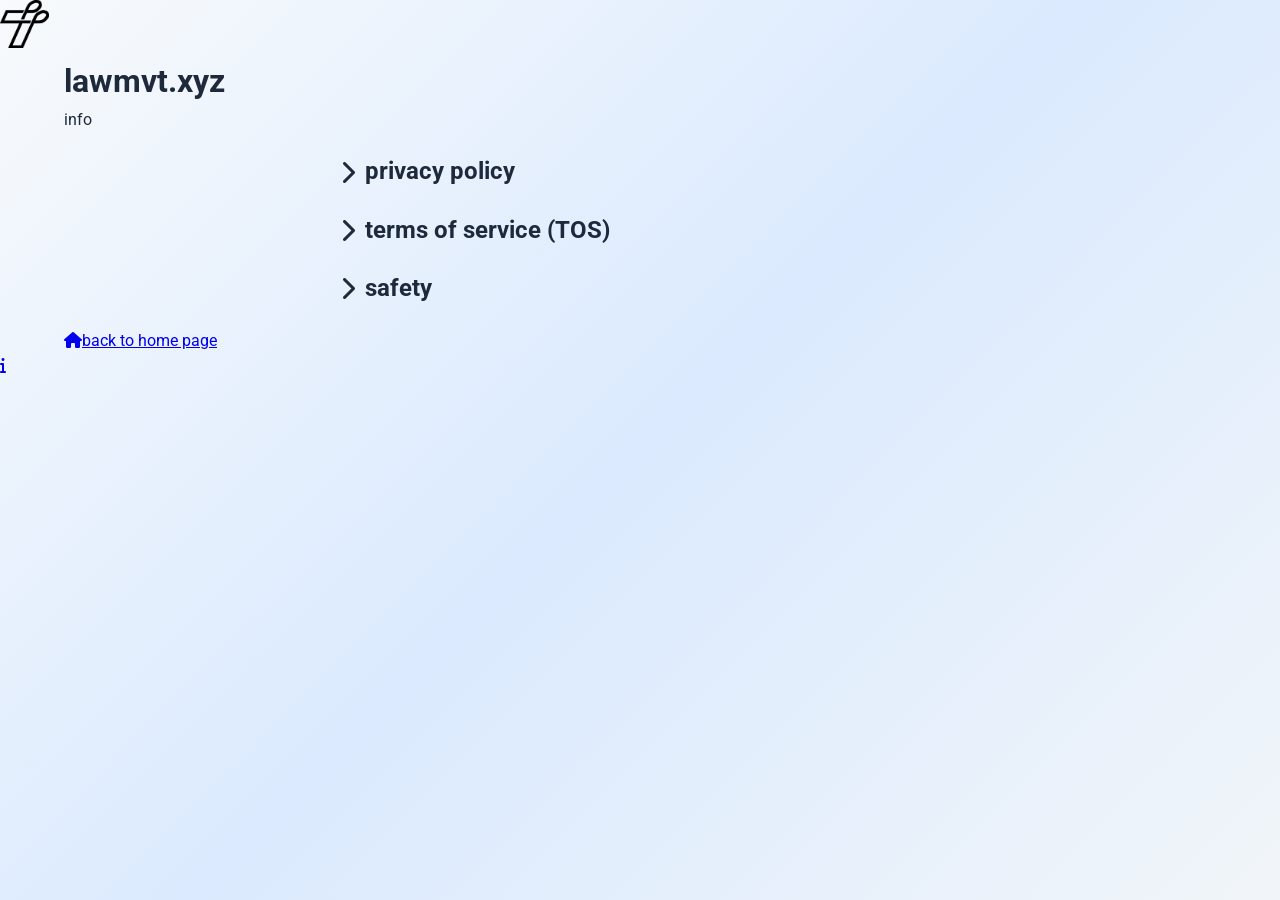
<file: info.html>
<!DOCTYPE html>
<html lang="en">

<head>
  <meta charset="UTF-8" />
  <meta name="viewport" content="width=device-width, initial-scale=1.0" />
  <title>lawmvt</title>

  <link rel="preconnect" href="https://fonts.googleapis.com">
  <link rel="preconnect" href="https://fonts.gstatic.com" crossorigin>
  <link href="https://fonts.googleapis.com/css2?family=Roboto:ital,wght@0,300..900;1,300..900&display=swap"
    rel="stylesheet">

  <link rel="stylesheet" href="https://cdnjs.cloudflare.com/ajax/libs/font-awesome/6.5.1/css/all.min.css" />

  <link rel="stylesheet" href="styles.css" />

  <style>

    main {
      text-align: left;
      max-width: 600px;
      margin: 0 auto 20px;
      line-height: 1.6;
      font-size: 1rem;
    }

    h2.toggle-title {
      display: flex;
      align-items: center;
      cursor: pointer;
      user-select: none;
      margin-top: 20px;
    }

    h2.toggle-title i {
      margin-right: 10px;
      transition: transform 0.3s ease;
    }

    h2.toggle-title.active i {
      transform: rotate(90deg);
    }

    .toggle-content {
      max-height: 0;
      overflow: hidden;
      transition: max-height 0.5s ease, padding 0.5s ease;
      padding: 0;
    }

    .toggle-content p {
      margin: 10px 0;
    }
  </style>
</head>

<body>

  <a href="https://lawmvt.xyz"><img src="logo.png" alt="logo" class="logo" /></a>

  <div class="container">
    <div class="content">
      <h1 class="title">lawmvt.xyz</h1>
      <div class="subtitle">info</div>

      <main>
        <h2 class="toggle-title"><i class="fa-solid fa-chevron-right"></i>privacy policy</h2>
        <div class="toggle-content">
          <p>
            this website does not collect any personal data. we do not use cookies, tracking tools, or analytics. any fonts or icons used, such as Google Fonts and FontAwesome, are loaded from their official libraries and do not collect personal information. by using this site, you agree to this privacy approach.
          </p>
        </div>

        <h2 class="toggle-title"><i class="fa-solid fa-chevron-right"></i>terms of service (TOS)</h2>
        <div class="toggle-content">
          <p>
            you may browse and use this website for personal and non-commercial purposes only. all content is for informational or entertainment purposes. do not copy, distribute, or modify it without permission. no data collection – this site does not collect personal information and does not use cookies. the site is provided "as is". we are not responsible for any issues or damages that may occur from using it.<br>
          </p>
        </div>

        <h2 class="toggle-title"><i class="fa-solid fa-chevron-right"></i>safety</h2>
        <div class="toggle-content">
          <p>
            this website is completely safe to use. it does not collect personal data, does not use cookies, and does not track users. the website is fully open source and available on GitHub: <a href="https://github.com/matyas0h/lawmvt.xyz" target="_blank">github.com/matyas0h/lawmvt.xyz</a>. all fonts and icons, including Google Fonts and FontAwesome, are loaded from official sources and are safe to use.
          </p>
        </div>
      </main>

      <div class="links">
        <a href="https://lawmvt.xyz"><i class="fa-solid fa-home"></i><span>back to home page</span></a>
      </div>
    </div>
  </div>

  <a href="info" class="info-button">
    <i class="fas fa-info"></i>
  </a>

  <script>
const toggles = document.querySelectorAll('.toggle-title');

toggles.forEach(title => {
  title.addEventListener('click', () => {
    const content = title.nextElementSibling;
    const isActive = title.classList.contains('active');

    toggles.forEach(t => {
      t.classList.remove('active');
      t.nextElementSibling.style.maxHeight = null;
      t.nextElementSibling.style.padding = '0';
    });

    if (!isActive) {
      content.style.maxHeight = content.scrollHeight + "px";
      content.style.padding = '10px 0';
      title.classList.add('active');
    }
  });
});
</script>


</body>

</html>
</file>
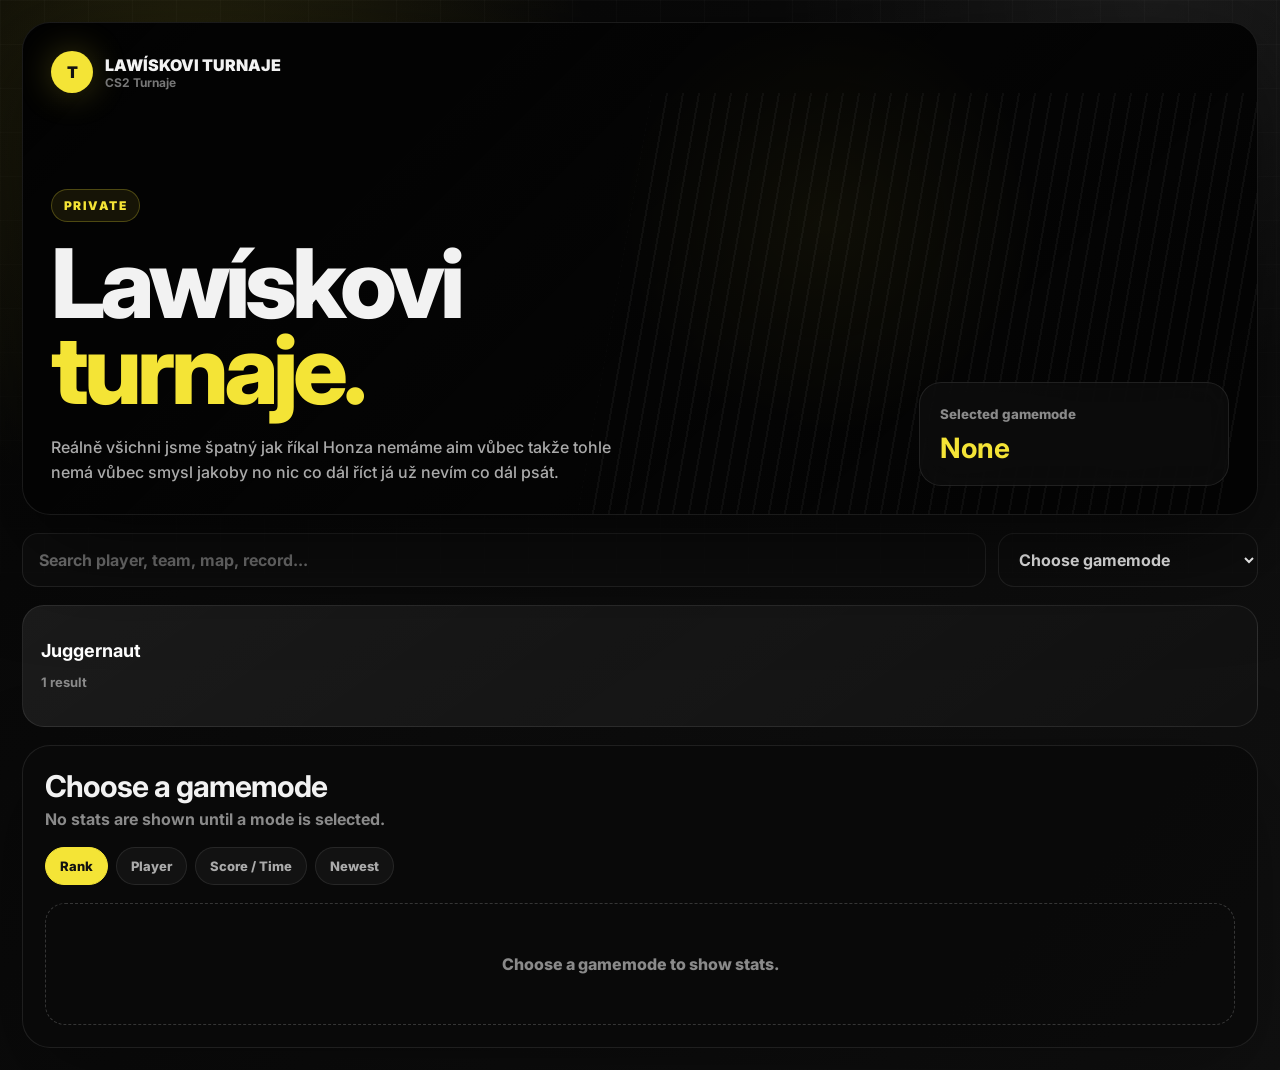
<file: order-status.html>
<!DOCTYPE html>
<html lang="cs">
<head>
    <meta charset="UTF-8">
    <meta name="viewport" content="width=device-width, initial-scale=1.0">
    <title>Stav objednávky - AUREX</title>
    <link rel="stylesheet" href="styles.css">
</head>
<body>
    <div class="page-container">
        <!-- Header -->
        <header class="header">
            <div class="container">
                <svg viewBox="0 0 200 60" class="logo" xmlns="http://www.w3.org/2000/svg">
                    <defs>
                        <linearGradient id="aurexGradient" x1="0%" y1="0%" x2="100%" y2="100%">
                            <stop offset="0%" style="stop-color:#3b82f6;stop-opacity:1" />
                            <stop offset="100%" style="stop-color:#1d4ed8;stop-opacity:1" />
                        </linearGradient>
                    </defs>
                    <path d="M 25 45 L 35 15 L 45 45 M 30 35 L 40 35" stroke="url(#aurexGradient)" stroke-width="4" fill="none" stroke-linecap="round" stroke-linejoin="round"/>
                    <path d="M 15 20 L 22 20 M 12 28 L 20 28 M 18 36 L 25 36" stroke="url(#aurexGradient)" stroke-width="2" stroke-linecap="round" opacity="0.6"/>
                    <path d="M 48 30 L 52 25 L 58 25 L 62 30 L 58 35 L 52 35 Z" fill="url(#aurexGradient)" opacity="0.8"/>
                    <text x="70" y="38" font-family="Arial, sans-serif" font-size="28" font-weight="700" fill="#1e293b" letter-spacing="2">AUREX</text>
                    <line x1="70" y1="42" x2="180" y2="42" stroke="url(#aurexGradient)" stroke-width="2" stroke-linecap="round"/>
                </svg>
            </div>
        </header>

        <main class="main-content">
            <div class="container">
                <!-- Title -->
                <div class="text-center status-header">
                    <div class="badge">
                        <svg class="icon-sm" fill="none" stroke="currentColor" viewBox="0 0 24 24">
                            <path stroke-linecap="round" stroke-linejoin="round" stroke-width="2" d="M5 3v4M3 5h4M6 17v4m-2-2h4m5-16l2.286 6.857L21 12l-5.714 2.143L13 21l-2.286-6.857L5 12l5.714-2.143L13 3z"/>
                        </svg>
                        <span>Objednávka přijata</span>
                    </div>
                    
                    <h1 class="status-title">Děkujeme za vaši objednávku!</h1>
                    <p class="status-subtitle">Sledujte průběh vaší objednávky níže</p>
                </div>

                <!-- Progress Tracker -->
                <div class="card progress-card">
                    <div class="progress-tracker">
                        <div class="progress-line">
                            <div class="progress-fill" id="progressFill"></div>
                        </div>
                        
                        <div class="progress-stages">
                            <div class="progress-stage" data-stage="review">
                                <div class="stage-icon" id="stageIconReview">
                                    <svg class="icon-lg" fill="none" stroke="currentColor" viewBox="0 0 24 24">
                                        <path stroke-linecap="round" stroke-linejoin="round" stroke-width="2" d="M12 8v4l3 3m6-3a9 9 0 11-18 0 9 9 0 0118 0z"/>
                                    </svg>
                                </div>
                                <div class="stage-dots" id="dotsReview" style="display: none;">
                                    <div class="dot"></div>
                                    <div class="dot"></div>
                                    <div class="dot"></div>
                                </div>
                                <h3 class="stage-title">Kontrola objednávky</h3>
                                <p class="stage-desc">Vaše objednávka je právě kontrolována našimi specialisty</p>
                            </div>

                            <div class="progress-stage" data-stage="discord">
                                <div class="stage-icon" id="stageIconDiscord">
                                    <svg class="icon-lg" fill="none" stroke="currentColor" viewBox="0 0 24 24">
                                        <path stroke-linecap="round" stroke-linejoin="round" stroke-width="2" d="M8 12h.01M12 12h.01M16 12h.01M21 12c0 4.418-4.03 8-9 8a9.863 9.863 0 01-4.255-.949L3 20l1.395-3.72C3.512 15.042 3 13.574 3 12c0-4.418 4.03-8 9-8s9 3.582 9 8z"/>
                                    </svg>
                                </div>
                                <div class="stage-dots" id="dotsDiscord" style="display: none;">
                                    <div class="dot"></div>
                                    <div class="dot"></div>
                                    <div class="dot"></div>
                                </div>
                                <h3 class="stage-title">Discord potvrzení</h3>
                                <p class="stage-desc">Obdržíte potvrzovací zprávu na Discordu s cenovou nabídkou</p>
                            </div>

                            <div class="progress-stage" data-stage="preparing">
                                <div class="stage-icon" id="stageIconPreparing">
                                    <svg class="icon-lg" fill="none" stroke="currentColor" viewBox="0 0 24 24">
                                        <path stroke-linecap="round" stroke-linejoin="round" stroke-width="2" d="M20 7l-8-4-8 4m16 0l-8 4m8-4v10l-8 4m0-10L4 7m8 4v10M4 7v10l8 4"/>
                                    </svg>
                                </div>
                                <div class="stage-dots" id="dotsPreparing" style="display: none;">
                                    <div class="dot"></div>
                                    <div class="dot"></div>
                                    <div class="dot"></div>
                                </div>
                                <h3 class="stage-title">Příprava vozu</h3>
                                <p class="stage-desc">Váš vůz je připravován dle vašich specifikací</p>
                            </div>

                            <div class="progress-stage" data-stage="completed">
                                <div class="stage-icon" id="stageIconCompleted">
                                    <svg class="icon-lg" fill="none" stroke="currentColor" viewBox="0 0 24 24">
                                        <path stroke-linecap="round" stroke-linejoin="round" stroke-width="2" d="M9 12l2 2 4-4m6 2a9 9 0 11-18 0 9 9 0 0118 0z"/>
                                    </svg>
                                </div>
                                <div class="stage-dots" id="dotsCompleted" style="display: none;">
                                    <div class="dot"></div>
                                    <div class="dot"></div>
                                    <div class="dot"></div>
                                </div>
                                <h3 class="stage-title">Dokončeno</h3>
                                <p class="stage-desc" id="completedDesc">Vůz je připraven k vyzvednutí</p>
                            </div>
                        </div>
                    </div>
                </div>

                <!-- Order Details -->
                <div class="details-grid">
                    <div class="card">
                        <div class="card-header">
                            <svg class="icon-sm" fill="none" stroke="currentColor" viewBox="0 0 24 24">
                                <path stroke-linecap="round" stroke-linejoin="round" stroke-width="2" d="M19 9l-7 7-7-7"/>
                            </svg>
                            Detail objednávky
                        </div>
                        <div class="card-content" id="orderDetails"></div>
                    </div>

                    <div class="card">
                        <div class="card-header">
                            <svg class="icon-sm" fill="none" stroke="currentColor" viewBox="0 0 24 24">
                                <path stroke-linecap="round" stroke-linejoin="round" stroke-width="2" d="M20 7l-8-4-8 4m16 0l-8 4m8-4v10l-8 4m0-10L4 7m8 4v10M4 7v10l8 4"/>
                            </svg>
                            Cenové informace
                        </div>
                        <div class="card-content" id="pricingDetails"></div>
                    </div>
                </div>

                <!-- Current Stage Info -->
                <div class="card" id="currentStageCard">
                    <div class="card-content stage-info" id="currentStageInfo"></div>
                </div>

                <!-- Contact Info -->
                <div class="card">
                    <div class="card-content contact-info">
                        <svg class="icon-lg contact-icon" fill="none" stroke="currentColor" viewBox="0 0 24 24">
                            <path stroke-linecap="round" stroke-linejoin="round" stroke-width="2" d="M8 12h.01M12 12h.01M16 12h.01M21 12c0 4.418-4.03 8-9 8a9.863 9.863 0 01-4.255-.949L3 20l1.395-3.72C3.512 15.042 3 13.574 3 12c0-4.418 4.03-8 9-8s9 3.582 9 8z"/>
                        </svg>
                        <div class="contact-content">
                            <h3 class="contact-title">Máte dotazy k objednávce?</h3>
                            <p class="contact-text">Kontaktujte nás na Discordu pro jakékoliv dotazy ohledně vaší objednávky</p>
                            <div class="discord-contact">
                                <svg class="icon-sm" fill="none" stroke="currentColor" viewBox="0 0 24 24">
                                    <path stroke-linecap="round" stroke-linejoin="round" stroke-width="2" d="M8 12h.01M12 12h.01M16 12h.01M21 12c0 4.418-4.03 8-9 8a9.863 9.863 0 01-4.255-.949L3 20l1.395-3.72C3.512 15.042 3 13.574 3 12c0-4.418 4.03-8 9-8s9 3.582 9 8z"/>
                                </svg>
                                <span>aurexdealership</span>
                            </div>
                        </div>
                    </div>
                </div>

                <!-- Back Home Button -->
                <div class="text-center" id="backHomeSection" style="display: none; margin-top: 32px;">
                    <button onclick="location.href='index.html'" class="btn btn-primary btn-lg">
                        <svg class="icon-sm" fill="none" stroke="currentColor" viewBox="0 0 24 24">
                            <path stroke-linecap="round" stroke-linejoin="round" stroke-width="2" d="M3 12l2-2m0 0l7-7 7 7M5 10v10a1 1 0 001 1h3m10-11l2 2m-2-2v10a1 1 0 01-1 1h-3m-6 0a1 1 0 001-1v-4a1 1 0 011-1h2a1 1 0 011 1v4a1 1 0 001 1m-6 0h6"/>
                        </svg>
                        Zpět na hlavní stránku
                    </button>
                </div>
            </div>
        </main>
    </div>

    <script src="order-status.js"></script>
</body>
</html>
</file>
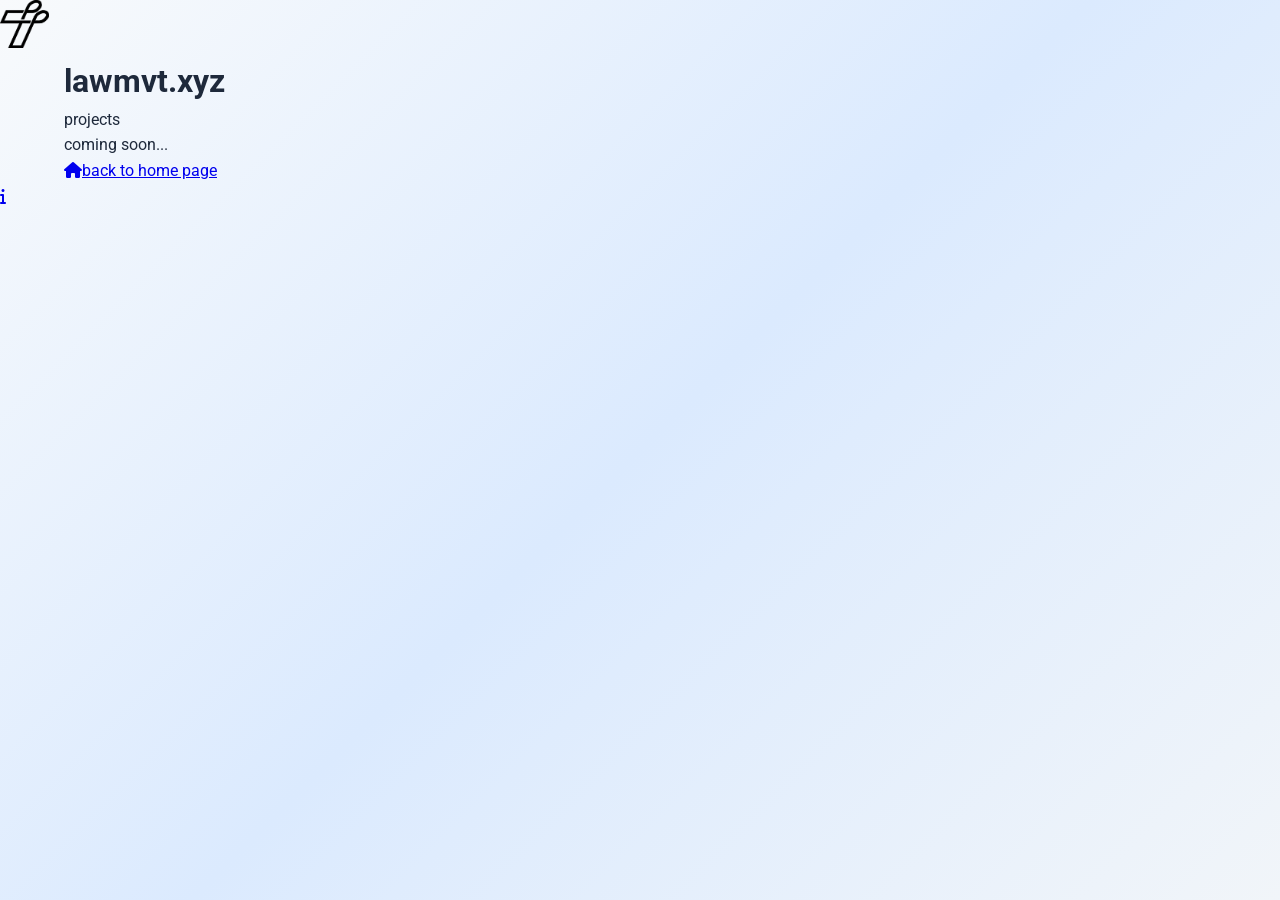
<file: projects.html>
<!DOCTYPE html>
<html lang="en">

<head>
    <meta charset="UTF-8" />
    <meta name="viewport" content="width=device-width, initial-scale=1.0" />
    <title>lawmvt</title>

    <link rel="preconnect" href="https://fonts.googleapis.com">
    <link rel="preconnect" href="https://fonts.gstatic.com" crossorigin>
    <link href="https://fonts.googleapis.com/css2?family=Roboto:ital,wght@0,300..900;1,300..900&display=swap"
        rel="stylesheet">

    <link rel="stylesheet" href="https://cdnjs.cloudflare.com/ajax/libs/font-awesome/6.5.1/css/all.min.css" />

    <link rel="stylesheet" href="styles.css" />
</head>

<body>

    <a href="https://lawmvt.xyz"><img src="logo.png" alt="logo" class="logo" /></a>

    <div class="container">
        <div class="content">
            <h1 class="title">lawmvt.xyz</h1>
            <div class="subtitle">projects</div>

            <p>coming soon...</p>

            <div class="links">
                <a href="https://lawmvt.xyz"><i class="fa-solid fa-home"></i><span>back to home page</span></a>
            </div>
        </div>
    </div>

    <a href="info" class="info-button">
        <i class="fas fa-info"></i>
    </a>

</body>

</html>
</file>
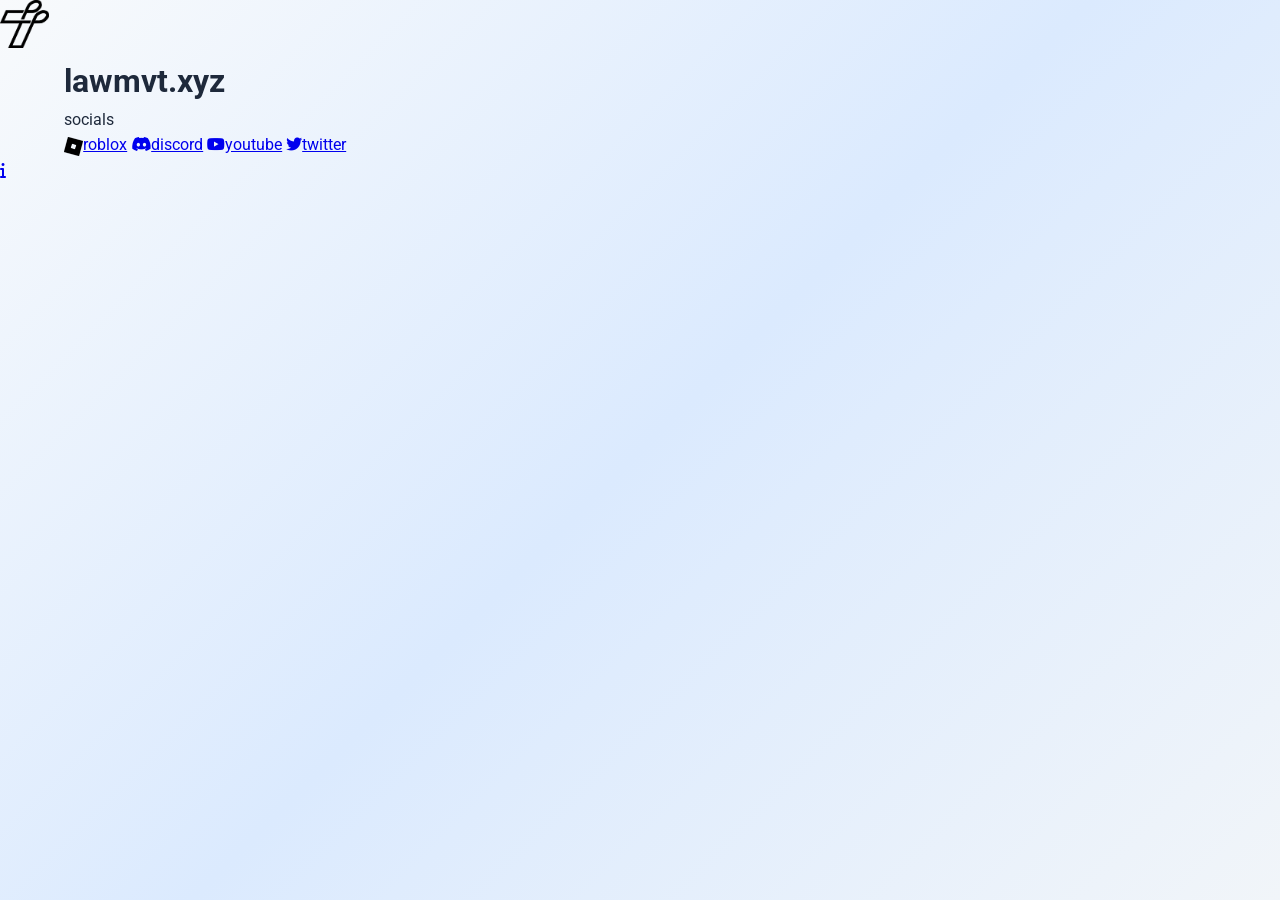
<file: socials.html>
<!DOCTYPE html>
<html lang="en">

<head>
  <meta charset="UTF-8" />
  <meta name="viewport" content="width=device-width, initial-scale=1.0" />
  <title>lawmvt</title>

  <link rel="preconnect" href="https://fonts.googleapis.com">
  <link rel="preconnect" href="https://fonts.gstatic.com" crossorigin>
  <link href="https://fonts.googleapis.com/css2?family=Roboto:ital,wght@0,300..900;1,300..900&display=swap"
    rel="stylesheet">

  <link rel="stylesheet" href="https://cdnjs.cloudflare.com/ajax/libs/font-awesome/6.5.1/css/all.min.css" />

  <link rel="stylesheet" href="styles.css" />
</head>

<body>

  <a href="https://lawmvt.xyz"><img src="logo.png" alt="logo" class="logo" /></a>

  <div class="container">
    <div class="content">
      <h1 class="title">lawmvt.xyz</h1>
      <div class="subtitle">socials</div>

      <div class="links">
        <a href="https://www.roblox.com/users/2384007214/profile" target="_blank"><img src="roblox.webp"
            style="height: 1.2em; width: 1.2em; vertical-align: middle;"><span>roblox</span></a>


        <a href="https://discord.com/invite/6PtmmJ4NXg/" target="_blank"><i
            class="fa-brands fa-discord"></i><span>discord</span></a>
        <a href="https://www.youtube.com/@lawmvt" target="_blank"><i
            class="fa-brands fa-youtube"></i><span>youtube</span></a>
        <a href="https://x.com/lawmvt" target="_blank"><i class="fa-brands fa-twitter"></i><span>twitter</span></a>
      </div>
    </div>
  </div>

  <a href="info" class="info-button">
    <i class="fas fa-info"></i>
  </a>

</body>

</html>
</file>
<file: styles.css>
* {
    margin: 0;
    padding: 0;
    box-sizing: border-box;
}

body {
    font-family: -apple-system, BlinkMacSystemFont, 'Segoe UI', Roboto, 'Helvetica Neue', Arial, sans-serif;
    line-height: 1.6;
    color: #1e293b;
    background: linear-gradient(135deg, #f8fafc 0%, #dbeafe 50%, #f1f5f9 100%);
    min-height: 100vh;
}

.page-container {
    min-height: 100vh;
}

.container {
    max-width: 1200px;
    margin: 0 auto;
    padding: 0 24px;
}

.container-wide {
    max-width: 1400px;
    margin: 0 auto;
    padding: 0 24px;
}

/* Header */
.header {
    background: rgba(255, 255, 255, 0.8);
    backdrop-filter: blur(12px);
    border-bottom: 1px solid #e2e8f0;
    position: sticky;
    top: 0;
    z-index: 50;
    padding: 16px 0;
}

.header-content {
    display: flex;
    align-items: center;
    gap: 16px;
}

.logo {
    height: 48px;
}

/* Icons */
.icon-xs { width: 16px; height: 16px; }
.icon-sm { width: 20px; height: 20px; }
.icon-md { width: 24px; height: 24px; }
.icon-lg { width: 32px; height: 32px; }

/* Main Content */
.main-content {
    padding: 64px 0;
}

/* Hero Section */
.hero-section {
    max-width: 1024px;
    margin: 0 auto;
}

.text-center {
    text-align: center;
}

.badge {
    display: inline-flex;
    align-items: center;
    gap: 8px;
    background: #dbeafe;
    color: #1d4ed8;
    padding: 8px 16px;
    border-radius: 9999px;
    font-size: 14px;
    font-weight: 500;
    margin-bottom: 24px;
}

.hero-title {
    font-size: 48px;
    font-weight: 700;
    color: #0f172a;
    margin-bottom: 16px;
    line-height: 1.2;
}

.hero-subtitle {
    font-size: 20px;
    color: #64748b;
    margin-bottom: 32px;
}

/* Search Form */
.search-form {
    margin-bottom: 48px;
}

.search-box {
    background: white;
    border-radius: 16px;
    box-shadow: 0 20px 25px -5px rgba(0, 0, 0, 0.1), 0 10px 10px -5px rgba(0, 0, 0, 0.04);
    padding: 24px;
    display: flex;
    align-items: center;
    gap: 16px;
    transition: all 0.3s;
}

.search-box.focused {
    box-shadow: 0 25px 50px -12px rgba(0, 0, 0, 0.25);
    ring: 4px;
    ring-color: rgba(59, 130, 246, 0.2);
}

.search-icon-wrapper {
    flex-shrink: 0;
}

.search-icon-bg {
    width: 56px;
    height: 56px;
    background: linear-gradient(135deg, #3b82f6 0%, #2563eb 100%);
    border-radius: 12px;
    display: flex;
    align-items: center;
    justify-content: center;
    color: white;
}

.search-input-wrapper {
    flex: 1;
}

.input-label {
    display: block;
    font-size: 12px;
    font-weight: 500;
    color: #64748b;
    margin-bottom: 4px;
}

.car-input {
    width: 100%;
    font-size: 18px;
    font-weight: 500;
    color: #0f172a;
    border: none;
    outline: none;
    background: transparent;
}

.car-input::placeholder {
    color: #94a3b8;
}

/* Buttons */
.btn {
    display: inline-flex;
    align-items: center;
    justify-content: center;
    gap: 8px;
    padding: 12px 32px;
    font-size: 16px;
    font-weight: 500;
    border-radius: 8px;
    border: none;
    cursor: pointer;
    transition: all 0.2s;
    text-decoration: none;
}

.btn:disabled {
    opacity: 0.5;
    cursor: not-allowed;
}

.btn-primary {
    background: linear-gradient(135deg, #2563eb 0%, #1d4ed8 100%);
    color: white;
    box-shadow: 0 4px 6px -1px rgba(0, 0, 0, 0.1);
}

.btn-primary:hover:not(:disabled) {
    background: linear-gradient(135deg, #1d4ed8 0%, #1e40af 100%);
    transform: translateY(-1px);
}

.btn-outline {
    background: white;
    color: #475569;
    border: 1px solid #e2e8f0;
}

.btn-outline:hover {
    background: #f8fafc;
    border-color: #cbd5e1;
}

.btn-ghost {
    background: transparent;
    color: #475569;
}

.btn-ghost:hover {
    background: #f8fafc;
}

.btn-success {
    background: #f0fdf4;
    color: #16a34a;
    border: 1px solid #bbf7d0;
}

.btn-full {
    width: 100%;
    padding: 24px;
    font-size: 18px;
}

.btn-lg {
    padding: 16px 32px;
    font-size: 18px;
}

/* Cards */
.card {
    background: white;
    border-radius: 12px;
    box-shadow: 0 4px 6px -1px rgba(0, 0, 0, 0.1);
    overflow: hidden;
}

.card-header {
    display: flex;
    align-items: center;
    gap: 8px;
    padding: 20px 24px;
    border-bottom: 1px solid #e2e8f0;
    font-size: 18px;
    font-weight: 600;
    color: #0f172a;
}

.card-subtitle {
    display: flex;
    align-items: center;
    gap: 8px;
    font-size: 14px;
    font-weight: 600;
    color: #334155;
    margin-bottom: 16px;
}

.card-content {
    padding: 24px;
}

/* Suggestions Grid */
.suggestions-grid {
    display: grid;
    grid-template-columns: repeat(auto-fit, minmax(300px, 1fr));
    gap: 12px;
}

.suggestion-item {
    display: flex;
    align-items: center;
    gap: 12px;
    padding: 12px 16px;
    border: 1px solid #e2e8f0;
    border-radius: 8px;
    background: white;
    cursor: pointer;
    transition: all 0.2s;
}

.suggestion-item:hover {
    border-color: #93c5fd;
    background: #eff6ff;
}

.suggestion-icon {
    width: 32px;
    height: 32px;
    background: #f1f5f9;
    border-radius: 8px;
    display: flex;
    align-items: center;
    justify-content: center;
    color: #64748b;
    transition: all 0.2s;
}

.suggestion-item:hover .suggestion-icon {
    background: #dbeafe;
    color: #2563eb;
}

.suggestion-text {
    font-size: 14px;
    font-weight: 500;
    color: #334155;
}

.suggestion-item:hover .suggestion-text {
    color: #1d4ed8;
}

/* Info Grid */
.info-grid {
    display: grid;
    grid-template-columns: repeat(auto-fit, minmax(280px, 1fr));
    gap: 24px;
    margin-top: 48px;
}

.info-card {
    background: white;
    border-radius: 12px;
    padding: 24px;
    box-shadow: 0 4px 6px -1px rgba(0, 0, 0, 0.1);
}

.info-icon {
    width: 48px;
    height: 48px;
    background: #dbeafe;
    border-radius: 8px;
    display: flex;
    align-items: center;
    justify-content: center;
    color: #2563eb;
    margin-bottom: 16px;
}

.info-title {
    font-size: 16px;
    font-weight: 600;
    color: #0f172a;
    margin-bottom: 8px;
}

.info-text {
    font-size: 14px;
    color: #64748b;
}

/* Checkout Page */
.page-header {
    margin-bottom: 32px;
}

.page-title {
    font-size: 36px;
    font-weight: 700;
    color: #0f172a;
    margin-bottom: 8px;
}

.page-subtitle {
    display: flex;
    align-items: center;
    gap: 8px;
    font-size: 16px;
    color: #64748b;
}

.checkout-grid {
    display: grid;
    grid-template-columns: 1fr 400px;
    gap: 32px;
}

@media (max-width: 1024px) {
    .checkout-grid {
        grid-template-columns: 1fr;
    }
}

.checkout-left {
    display: flex;
    flex-direction: column;
    gap: 24px;
}

.checkout-right .card {
    position: sticky;
    top: 96px;
}

/* Form Elements */
.form-group {
    margin-bottom: 16px;
}

.form-group:last-child {
    margin-bottom: 0;
}

.form-group label {
    display: flex;
    align-items: center;
    gap: 8px;
    font-size: 14px;
    font-weight: 600;
    color: #334155;
    margin-bottom: 8px;
}

.label-note {
    font-size: 12px;
    font-weight: 400;
    color: #64748b;
}

.form-group input[type="text"] {
    width: 100%;
    padding: 12px 16px;
    font-size: 16px;
    font-weight: 500;
    color: #0f172a;
    border: 1px solid #e2e8f0;
    border-radius: 8px;
    outline: none;
    transition: all 0.2s;
}

.form-group input[type="text"]:focus {
    border-color: #3b82f6;
    box-shadow: 0 0 0 3px rgba(59, 130, 246, 0.1);
}

.form-group input[type="text"]:disabled {
    background: #f8fafc;
    cursor: not-allowed;
}

.input-group {
    display: flex;
    gap: 8px;
}

.input-group input {
    flex: 1;
}

.success-message {
    display: flex;
    align-items: center;
    gap: 4px;
    font-size: 14px;
    color: #16a34a;
    margin-top: 8px;
}

/* Color Picker */
.color-sections > div {
    margin-bottom: 24px;
}

.color-sections > div:last-child {
    margin-bottom: 0;
}

.color-label {
    font-size: 14px;
    font-weight: 600;
    color: #334155;
    margin-bottom: 12px;
    display: block;
}

.color-grid {
    display: grid;
    grid-template-columns: repeat(4, 1fr);
    gap: 8px;
}

.color-option {
    position: relative;
    padding: 12px;
    border: 2px solid #e2e8f0;
    border-radius: 8px;
    cursor: pointer;
    transition: all 0.2s;
    background: white;
}

.color-option:hover {
    border-color: #cbd5e1;
}

.color-option.selected {
    border-color: #2563eb;
    background: #eff6ff;
}

.color-display {
    width: 32px;
    height: 32px;
    border-radius: 50%;
    border: 2px solid #cbd5e1;
    margin: 0 auto 8px;
}

.color-name {
    font-size: 12px;
    font-weight: 500;
    color: #334155;
    text-align: center;
}

.color-checkmark {
    position: absolute;
    top: 4px;
    right: 4px;
    width: 20px;
    height: 20px;
    background: #2563eb;
    border-radius: 50%;
    display: flex;
    align-items: center;
    justify-content: center;
    color: white;
}

/* Toggle Switch */
.option-toggle {
    display: flex;
    align-items: center;
    justify-content: space-between;
    padding: 16px;
    background: #f8fafc;
    border-radius: 8px;
}

.option-info {
    display: flex;
    align-items: center;
    gap: 12px;
}

.option-title {
    font-weight: 500;
    color: #0f172a;
}

.option-desc {
    font-size: 14px;
    color: #64748b;
}

.switch {
    position: relative;
    display: inline-block;
    width: 52px;
    height: 28px;
}

.switch input {
    opacity: 0;
    width: 0;
    height: 0;
}

.slider {
    position: absolute;
    cursor: pointer;
    top: 0;
    left: 0;
    right: 0;
    bottom: 0;
    background-color: #cbd5e1;
    transition: 0.4s;
    border-radius: 28px;
}

.slider:before {
    position: absolute;
    content: "";
    height: 20px;
    width: 20px;
    left: 4px;
    bottom: 4px;
    background-color: white;
    transition: 0.4s;
    border-radius: 50%;
}

input:checked + .slider {
    background-color: #2563eb;
}

input:checked + .slider:before {
    transform: translateX(24px);
}

/* Delivery Options */
.delivery-options {
    display: flex;
    flex-direction: column;
    gap: 12px;
}

.delivery-option {
    display: flex;
    align-items: flex-start;
    gap: 12px;
    padding: 16px;
    border: 2px solid #e2e8f0;
    border-radius: 8px;
    cursor: pointer;
    transition: all 0.2s;
}

.delivery-option:hover {
    border-color: #cbd5e1;
}

.delivery-option input[type="radio"] {
    margin-top: 2px;
    cursor: pointer;
}

.delivery-option input[type="radio"]:checked ~ .delivery-content {
    color: inherit;
}

.delivery-option:has(input:checked) {
    border-color: #2563eb;
    background: #eff6ff;
}

.delivery-content {
    flex: 1;
}

.delivery-title {
    font-weight: 600;
    color: #0f172a;
    margin-bottom: 4px;
}

.delivery-desc {
    font-size: 14px;
    color: #64748b;
    margin-bottom: 8px;
}

.delivery-price {
    font-size: 14px;
    font-weight: 600;
}

.price-free {
    color: #16a34a;
}

.price-premium {
    color: #2563eb;
}

/* Summary */
.summary-content {
    display: flex;
    flex-direction: column;
    gap: 16px;
}

.summary-details {
    display: flex;
    flex-direction: column;
    gap: 12px;
}

.summary-row {
    display: flex;
    justify-content: space-between;
    font-size: 14px;
}

.summary-row span:first-child {
    color: #64748b;
}

.summary-row span:last-child {
    font-weight: 500;
    color: #0f172a;
}

.summary-pricing {
    padding-top: 16px;
    border-top: 1px solid #e2e8f0;
    display: flex;
    flex-direction: column;
    gap: 8px;
}

.pricing-row {
    display: flex;
    justify-content: space-between;
    font-size: 14px;
}

.pricing-row span:first-child {
    color: #64748b;
}

.pricing-row span:last-child {
    font-weight: 500;
    color: #0f172a;
}

.summary-total {
    padding-top: 16px;
    border-top: 1px solid #e2e8f0;
    display: flex;
    justify-content: space-between;
    align-items: center;
}

.summary-total span:first-child {
    font-weight: 600;
    color: #0f172a;
}

.total-price {
    font-size: 20px;
    font-weight: 700;
    color: #2563eb;
}

.validation-msg {
    font-size: 12px;
    text-align: center;
    color: #64748b;
}

/* Alerts */
.alert {
    display: flex;
    align-items: flex-start;
    gap: 12px;
    padding: 12px;
    border-radius: 8px;
    font-size: 12px;
}

.alert-warning {
    background: #fef3c7;
    border: 1px solid #fde047;
    color: #78350f;
}

.alert-info {
    background: #dbeafe;
    border: 1px solid #93c5fd;
    color: #1e3a8a;
}

/* Modal */
.modal {
    display: none;
    position: fixed;
    z-index: 100;
    left: 0;
    top: 0;
    width: 100%;
    height: 100%;
    background-color: rgba(0, 0, 0, 0.5);
    align-items: center;
    justify-content: center;
    padding: 16px;
}

.modal.show {
    display: flex;
}

.modal-content {
    background: white;
    border-radius: 12px;
    max-width: 500px;
    width: 100%;
    box-shadow: 0 25px 50px -12px rgba(0, 0, 0, 0.25);
}

.modal-header {
    display: flex;
    align-items: center;
    gap: 8px;
    padding: 20px 24px;
    border-bottom: 1px solid #e2e8f0;
    font-size: 18px;
    font-weight: 600;
    color: #0f172a;
}

.modal-body {
    padding: 24px;
}

.discord-username {
    background: white;
    border: 1px solid #93c5fd;
    border-radius: 8px;
    padding: 12px;
    text-align: center;
    font-size: 18px;
    font-weight: 700;
    color: #2563eb;
}

.modal-actions {
    display: flex;
    gap: 12px;
    margin-top: 24px;
}

.modal-actions .btn {
    flex: 1;
}

/* Toast */
.toast-container {
    position: fixed;
    bottom: 24px;
    right: 24px;
    z-index: 1000;
    display: flex;
    flex-direction: column;
    gap: 12px;
}

.toast {
    background: white;
    border-radius: 8px;
    padding: 16px;
    box-shadow: 0 10px 15px -3px rgba(0, 0, 0, 0.1);
    display: flex;
    align-items: center;
    gap: 12px;
    min-width: 300px;
    animation: slideIn 0.3s ease-out;
}

@keyframes slideIn {
    from {
        transform: translateX(100%);
        opacity: 0;
    }
    to {
        transform: translateX(0);
        opacity: 1;
    }
}

.toast.success {
    border-left: 4px solid #16a34a;
}

.toast.error {
    border-left: 4px solid #dc2626;
}

.toast-icon {
    flex-shrink: 0;
}

.toast-icon svg {
    width: 20px;
    height: 20px;
}

.toast.success .toast-icon {
    color: #16a34a;
}

.toast.error .toast-icon {
    color: #dc2626;
}

.toast-message {
    flex: 1;
    font-size: 14px;
    font-weight: 500;
    color: #0f172a;
}

/* Order Status Page */
.status-header {
    margin-bottom: 48px;
}

.status-title {
    font-size: 40px;
    font-weight: 700;
    color: #0f172a;
    margin-bottom: 12px;
}

.status-subtitle {
    font-size: 18px;
    color: #64748b;
}

.progress-card {
    margin-bottom: 32px;
}

.progress-tracker {
    position: relative;
    padding: 32px;
}

.progress-line {
    position: absolute;
    top: 64px;
    left: 32px;
    right: 32px;
    height: 4px;
    background: #e2e8f0;
    border-radius: 2px;
}

.progress-fill {
    height: 100%;
    background: linear-gradient(90deg, #3b82f6 0%, #10b981 100%);
    border-radius: 2px;
    transition: width 1s ease-in-out;
}

.progress-stages {
    position: relative;
    display: grid;
    grid-template-columns: repeat(4, 1fr);
    gap: 16px;
}

.progress-stage {
    display: flex;
    flex-direction: column;
    align-items: center;
    text-align: center;
}

.stage-icon {
    width: 64px;
    height: 64px;
    border-radius: 50%;
    display: flex;
    align-items: center;
    justify-content: center;
    background: #e2e8f0;
    color: #94a3b8;
    margin-bottom: 16px;
    transition: all 0.5s;
}

.stage-icon.active {
    background: #3b82f6;
    color: white;
    transform: scale(1.1);
    box-shadow: 0 10px 15px -3px rgba(59, 130, 246, 0.3);
}

.stage-icon.completed {
    background: #10b981;
    color: white;
}

.stage-dots {
    display: flex;
    gap: 4px;
    margin-top: 8px;
}

.dot {
    width: 8px;
    height: 8px;
    background: #2563eb;
    border-radius: 50%;
    animation: bounce 0.6s infinite;
}

.dot:nth-child(2) {
    animation-delay: 0.2s;
}

.dot:nth-child(3) {
    animation-delay: 0.4s;
}

@keyframes bounce {
    0%, 100% {
        transform: translateY(0);
    }
    50% {
        transform: translateY(-8px);
    }
}

.stage-title {
    font-size: 14px;
    font-weight: 600;
    color: #94a3b8;
    margin-bottom: 4px;
}

.stage-title.active {
    color: #0f172a;
}

.stage-desc {
    font-size: 12px;
    color: #94a3b8;
}

.stage-desc.active {
    color: #64748b;
}

/* Details Grid */
.details-grid {
    display: grid;
    grid-template-columns: repeat(auto-fit, minmax(400px, 1fr));
    gap: 24px;
    margin-bottom: 32px;
}

.detail-row {
    display: flex;
    justify-content: space-between;
    font-size: 14px;
    padding: 8px 0;
}

.detail-row span:first-child {
    color: #64748b;
}

.detail-row span:last-child {
    font-weight: 500;
    color: #0f172a;
}

/* Stage Info */
.stage-info {
    display: flex;
    align-items: flex-start;
    gap: 16px;
}

.stage-info-icon {
    width: 48px;
    height: 48px;
    flex-shrink: 0;
}

.stage-info-icon.blue { color: #2563eb; }
.stage-info-icon.purple { color: #9333ea; }
.stage-info-icon.orange { color: #ea580c; }
.stage-info-icon.green { color: #16a34a; }

.stage-info-content h3 {
    font-size: 18px;
    font-weight: 600;
    color: #0f172a;
    margin-bottom: 8px;
}

.stage-info-content p {
    font-size: 14px;
    color: #64748b;
}

/* Contact Info */
.contact-info {
    display: flex;
    align-items: flex-start;
    gap: 16px;
}

.contact-icon {
    width: 32px;
    height: 32px;
    color: #2563eb;
    flex-shrink: 0;
}

.contact-content {
    flex: 1;
}

.contact-title {
    font-size: 16px;
    font-weight: 600;
    color: #0f172a;
    margin-bottom: 8px;
}

.contact-text {
    font-size: 14px;
    color: #64748b;
    margin-bottom: 12px;
}

.discord-contact {
    display: inline-flex;
    align-items: center;
    gap: 8px;
    background: #dbeafe;
    border: 1px solid #93c5fd;
    border-radius: 8px;
    padding: 8px 16px;
    color: #1e3a8a;
    font-weight: 600;
}

/* Responsive */
@media (max-width: 768px) {
    .hero-title {
        font-size: 32px;
    }

    .hero-subtitle {
        font-size: 16px;
    }

    .search-box {
        flex-direction: column;
        align-items: stretch;
    }

    .suggestions-grid {
        grid-template-columns: 1fr;
    }

    .info-grid {
        grid-template-columns: 1fr;
    }

    .checkout-grid {
        grid-template-columns: 1fr;
    }

    .color-grid {
        grid-template-columns: repeat(2, 1fr);
    }

    .progress-stages {
        grid-template-columns: 1fr;
        gap: 32px;
    }

    .progress-line {
        left: 64px;
        top: 32px;
        bottom: 32px;
        width: 4px;
        height: auto;
        right: auto;
    }

    .progress-fill {
        width: 100% !important;
    }

    .details-grid {
        grid-template-columns: 1fr;
    }
}
</file>
